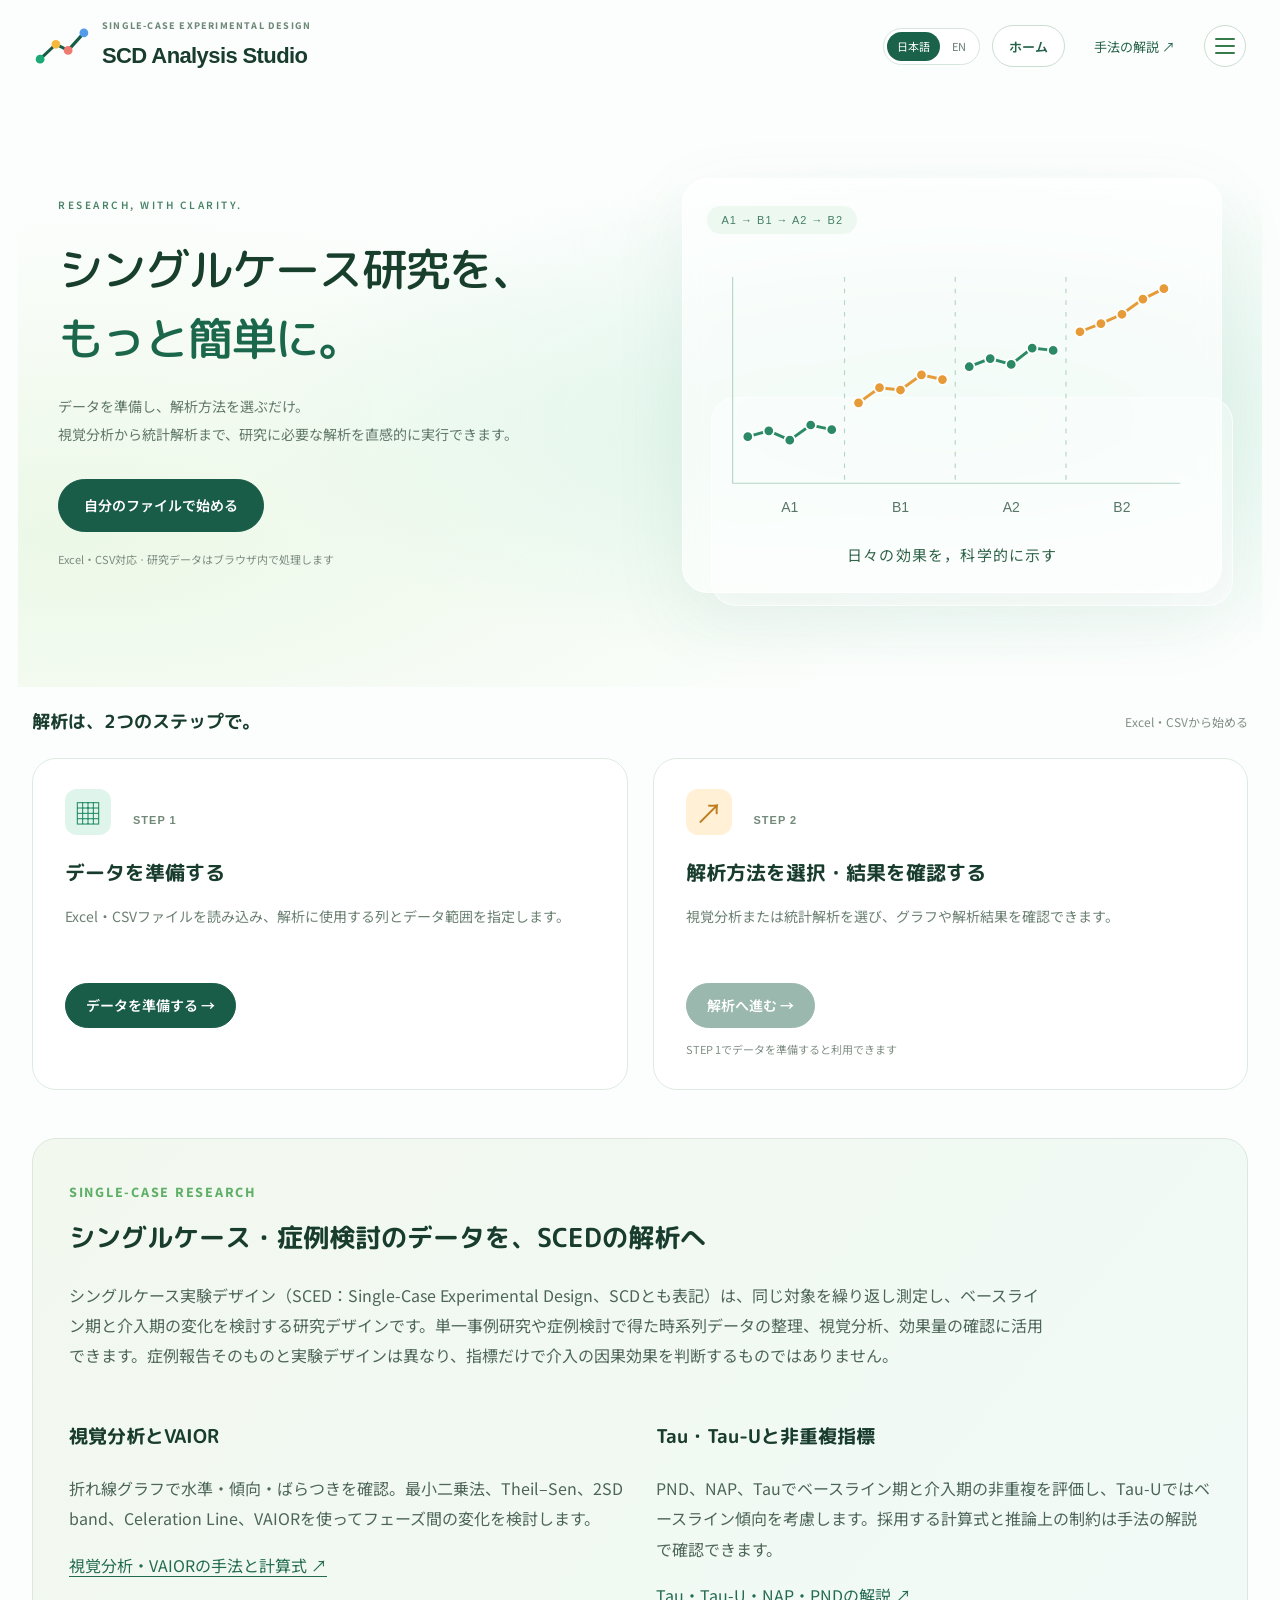
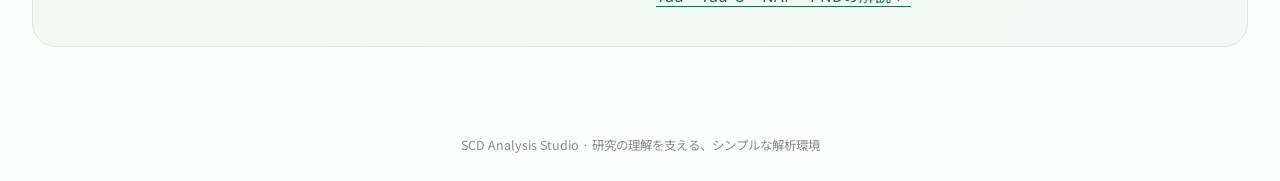
<file: index.html>
<!doctype html>
<html lang="ja">
<head>
  <meta charset="utf-8">
  <meta name="google-site-verification" content="ZrwseWAKu_cuABGi3tdeqUkgayomEziL_uI87Nusbnc" />
  <meta name="viewport" content="width=device-width, initial-scale=1">
  <meta name="description" content="シングルケース実験デザイン（SCED／SCD）や症例検討の反復測定データを可視化。Excel・CSVから視覚分析、VAIOR、PND、NAP、Tau、Tau-Uの解析と記述統計を確認できるWebアプリです。">
  <title>シングルケース・SCED解析 | SCD Analysis Studio</title>
  <link rel="canonical" href="https://hom-k.github.io/SCDanalysisstudio/">
  <meta property="og:type" content="website">
  <meta property="og:site_name" content="SCD Analysis Studio">
  <meta property="og:title" content="シングルケース・SCED解析 | SCD Analysis Studio">
  <meta property="og:description" content="シングルケース実験デザイン（SCED／SCD）や症例検討の反復測定データを可視化。Excel・CSVから視覚分析、VAIOR、PND、NAP、Tau、Tau-Uの解析と記述統計を確認できるWebアプリです。">
  <meta property="og:url" content="https://hom-k.github.io/SCDanalysisstudio/">
  <meta property="og:locale" content="ja_JP">
  <meta name="twitter:card" content="summary">
  <script type="application/ld+json">{"@context": "https://schema.org", "@type": "WebApplication", "name": "シングルケース・SCED解析 | SCD Analysis Studio", "url": "https://hom-k.github.io/SCDanalysisstudio/", "description": "シングルケース実験デザイン（SCED／SCD）や症例検討の反復測定データを可視化。Excel・CSVから視覚分析、VAIOR、PND、NAP、Tau、Tau-Uの解析と記述統計を確認できるWebアプリです。", "inLanguage": ["ja", "en"], "about": [{"@type": "Thing", "name": "Single-case experimental design (SCED)"}, {"@type": "Thing", "name": "シングルケース実験デザイン"}, {"@type": "Thing", "name": "VAIOR"}, {"@type": "Thing", "name": "Tau"}, {"@type": "Thing", "name": "Tau-U"}, {"@type": "Thing", "name": "Nonoverlap of All Pairs (NAP)"}], "applicationCategory": "EducationalApplication", "operatingSystem": "Any", "browserRequirements": "Requires JavaScript", "featureList": ["Excel / CSV import", "Visual analysis", "VAIOR", "PND", "NAP", "Tau", "Tau-U", "Descriptive statistics"]}</script>
  <link rel="icon" type="image/svg+xml" href="assets/studio-icon.svg">
  <link rel="stylesheet" href="styles.css">
  <link rel="stylesheet" href="studio.css?v=20261104d">
  <script src="https://cdn.sheetjs.com/xlsx-0.20.3/package/dist/xlsx.full.min.js"></script>
  <script src="https://cdn.plot.ly/plotly-3.7.0.min.js"></script>
</head>
<body>
  <a class="skip-link" href="#mainContent">メインコンテンツへ</a>
  <header class="app-header">
    <div class="brand"><img src="assets/studio-icon.svg" width="56" height="42" alt=""><div>
      <p class="eyebrow">Single-Case Experimental Design</p>
      <h1>SCD Analysis Studio</h1>
    </div></div>
    <div class="header-actions">
      <div class="language-switch" aria-label="表示言語"><button type="button" data-language="ja" lang="ja" aria-pressed="true">日本語</button><button type="button" data-language="en" lang="en" aria-pressed="false">EN</button></div><button id="homeButton" class="button secondary" type="button">ホーム</button><a class="reference-link" href="reference.html">手法の解説 ↗</a><button id="returnAnalysisButton" class="button secondary hidden" type="button">解析に戻る</button>
      <div class="site-menu">
        <button id="siteMenuButton" class="hamburger-button" type="button" aria-label="メニューを開く" aria-expanded="false" aria-controls="siteMenuPanel"><span></span><span></span><span></span></button>
        <nav id="siteMenuPanel" class="site-menu-panel hidden" aria-label="サイトメニュー">
          <a class="active" href="index.html">分析・解析</a>
          <a href="reference.html">手法について</a>
        </nav>
      </div>
    </div>
  </header>

  <main id="mainContent" class="app-shell">
    <section id="welcomeGuide" class="welcome-guide" aria-labelledby="welcome-heading">
      <div class="welcome-hero"><div>
        <span class="welcome-overline">RESEARCH, WITH CLARITY.</span>
        <h2 id="welcome-heading">シングルケース研究を、<br><span>もっと簡単に。</span></h2>
        <p>データを準備し、解析方法を選ぶだけ。<br>視覚分析から統計解析まで、研究に必要な解析を直感的に実行できます。</p>
        <div class="welcome-actions"><button id="customDataButton" class="button primary" type="button">自分のファイルで始める</button></div>
        <p class="welcome-footnote">Excel・CSV対応 · 研究データはブラウザ内で処理します</p>
      </div><div class="hero-graphic" aria-hidden="true"><span class="graphic-tag">A1 → B1 → A2 → B2</span><svg viewBox="0 0 420 230" fill="none"><path d="M22 18V195H406" stroke="#b6d5c5"/><path d="M118 18V195M213 18V195M308 18V195" stroke="#b6d5c5" stroke-dasharray="4 6"/><polyline points="35,155 53,150 71,158 89,145 107,149" stroke="#2b8a65" stroke-width="2.5"/><circle cx="35" cy="155" r="4.5" fill="#2b8a65" stroke="#fff" stroke-width="1.5"/><circle cx="53" cy="150" r="4.5" fill="#2b8a65" stroke="#fff" stroke-width="1.5"/><circle cx="71" cy="158" r="4.5" fill="#2b8a65" stroke="#fff" stroke-width="1.5"/><circle cx="89" cy="145" r="4.5" fill="#2b8a65" stroke="#fff" stroke-width="1.5"/><circle cx="107" cy="149" r="4.5" fill="#2b8a65" stroke="#fff" stroke-width="1.5"/><text x="71" y="220" text-anchor="middle" fill="#587668" font-family="Arial" font-size="12">A1</text><polyline points="130,126 148,113 166,115 184,102 202,106" stroke="#e69b38" stroke-width="2.5"/><circle cx="130" cy="126" r="4.5" fill="#e69b38" stroke="#fff" stroke-width="1.5"/><circle cx="148" cy="113" r="4.5" fill="#e69b38" stroke="#fff" stroke-width="1.5"/><circle cx="166" cy="115" r="4.5" fill="#e69b38" stroke="#fff" stroke-width="1.5"/><circle cx="184" cy="102" r="4.5" fill="#e69b38" stroke="#fff" stroke-width="1.5"/><circle cx="202" cy="106" r="4.5" fill="#e69b38" stroke="#fff" stroke-width="1.5"/><text x="166" y="220" text-anchor="middle" fill="#587668" font-family="Arial" font-size="12">B1</text><polyline points="225,95 243,88 261,93 279,79 297,81" stroke="#2b8a65" stroke-width="2.5"/><circle cx="225" cy="95" r="4.5" fill="#2b8a65" stroke="#fff" stroke-width="1.5"/><circle cx="243" cy="88" r="4.5" fill="#2b8a65" stroke="#fff" stroke-width="1.5"/><circle cx="261" cy="93" r="4.5" fill="#2b8a65" stroke="#fff" stroke-width="1.5"/><circle cx="279" cy="79" r="4.5" fill="#2b8a65" stroke="#fff" stroke-width="1.5"/><circle cx="297" cy="81" r="4.5" fill="#2b8a65" stroke="#fff" stroke-width="1.5"/><text x="261" y="220" text-anchor="middle" fill="#587668" font-family="Arial" font-size="12">A2</text><polyline points="320,65 338,58 356,50 374,37 392,28" stroke="#e69b38" stroke-width="2.5"/><circle cx="320" cy="65" r="4.5" fill="#e69b38" stroke="#fff" stroke-width="1.5"/><circle cx="338" cy="58" r="4.5" fill="#e69b38" stroke="#fff" stroke-width="1.5"/><circle cx="356" cy="50" r="4.5" fill="#e69b38" stroke="#fff" stroke-width="1.5"/><circle cx="374" cy="37" r="4.5" fill="#e69b38" stroke="#fff" stroke-width="1.5"/><circle cx="392" cy="28" r="4.5" fill="#e69b38" stroke="#fff" stroke-width="1.5"/><text x="356" y="220" text-anchor="middle" fill="#587668" font-family="Arial" font-size="12">B2</text></svg><span class="graphic-note">日々の効果を，科学的に示す</span></div></div>
      <div class="welcome-purpose-header"><h3>解析は、2つのステップで。</h3><span>Excel・CSVから始める</span></div>
      <div class="welcome-purpose-grid">
        <article class="welcome-purpose"><span class="purpose-icon" aria-hidden="true">▦</span><span class="step">STEP 1</span><h3>データを準備する</h3><p>Excel・CSVファイルを読み込み、解析に使用する列とデータ範囲を指定します。</p><button id="startPrepButton" class="button primary" type="button">データを準備する →</button></article>
        <article class="welcome-purpose"><span class="purpose-icon" aria-hidden="true">↗</span><span class="step">STEP 2</span><h3>解析方法を選択・結果を確認する</h3><p>視覚分析または統計解析を選び、グラフや解析結果を確認できます。</p><button id="startAnalysisButton" class="button primary" type="button" disabled aria-disabled="true">解析へ進む →</button><small id="analysisLockNote">STEP 1でデータを準備すると利用できます</small></article>
      </div>
      <section class="research-overview" aria-labelledby="sced-heading">
        <span class="eyebrow">SINGLE-CASE RESEARCH</span>
        <h2 id="sced-heading">シングルケース・症例検討のデータを、SCEDの解析へ</h2>
        <p>シングルケース実験デザイン（SCED：Single-Case Experimental Design、SCDとも表記）は、同じ対象を繰り返し測定し、ベースライン期と介入期の変化を検討する研究デザインです。単一事例研究や症例検討で得た時系列データの整理、視覚分析、効果量の確認に活用できます。症例報告そのものと実験デザインは異なり、指標だけで介入の因果効果を判断するものではありません。</p>
        <div class="research-methods">
          <article><h3>視覚分析とVAIOR</h3><p>折れ線グラフで水準・傾向・ばらつきを確認。最小二乗法、Theil–Sen、2SD band、Celeration Line、VAIORを使ってフェーズ間の変化を検討します。</p><a href="reference.html#visual-reference">視覚分析・VAIORの手法と計算式 ↗</a></article>
          <article><h3>Tau・Tau-Uと非重複指標</h3><p>PND、NAP、Tauでベースライン期と介入期の非重複を評価し、Tau-Uではベースライン傾向を考慮します。採用する計算式と推論上の制約は手法の解説で確認できます。</p><a href="reference.html#stat-reference">Tau・Tau-U・NAP・PNDの解説 ↗</a></article>
        </div>
      </section>
    </section>

    <nav id="stageNavigation" class="stage-navigation hidden" aria-label="操作ステップ">
      <button id="navPrepButton" class="stage-button current" type="button"><span>01</span> データを準備</button>
      <span class="stage-chevron" aria-hidden="true">›</span>
      <button id="navAnalysisButton" class="stage-button" type="button" disabled><span>02</span> 解析方法・結果を確認</button>
    </nav>

    <section id="prepStage" class="workflow-stage hidden" aria-labelledby="data-heading">
      <section class="card workflow-card data-workflow-card">
        <div class="data-step-title"><span class="step">STEP 1</span><h2 id="data-heading">データを準備</h2></div>
        <div class="upload-line">
          <label class="file-drop"><input id="fileInput" type="file" accept=".csv,.xlsx,.xls"><strong>ファイルを選択</strong></label>
          <span class="file-hint">Excel・CSV ／ ドラッグ＆ドロップにも対応</span>
          <label id="sheetControl" class="field sheet-field hidden"><span>使用シート</span><select id="sheetSelect" data-i18n-skip></select></label>
        </div>
        <div id="globalStatus" class="status neutral hidden" role="status"></div>
        <div id="dataSummary" class="data-summary hidden"></div>
        <details id="exampleGuide" class="example-guide" open>
          <summary><span>データの並べ方（例）</span></summary>
          <div class="example-compact"><p>1行目に変数名を入れ、その下に測定データを並べます。</p><div class="table-scroll"><table class="example-mini"><thead><tr><th class="role-time"><span>① 介入数の列</span><strong>回数</strong><small>測定した順番</small></th><th class="role-phase"><span>② フェーズの列</span><strong>時期</strong><small>A1・B1などの時期</small></th><th class="role-value"><span>③ 測定値</span><strong>歩行速度 (m/s)</strong><small>どちらか1列を選択</small></th><th class="role-value"><span>③ 測定値</span><strong>歩幅 (m)</strong><small>どちらか1列を選択</small></th></tr></thead><tbody><tr><td>1</td><td>A1</td><td>0.50</td><td>0.50</td></tr><tr><td>2</td><td>A1</td><td>0.52</td><td>0.51</td></tr><tr><td>…</td><td>…</td><td>…</td><td>…</td></tr><tr><td>6</td><td>B1</td><td>0.68</td><td>0.64</td></tr><tr><td>11</td><td>A2</td><td>0.80</td><td>0.78</td></tr><tr><td>20</td><td>B2</td><td>1.20</td><td>1.20</td></tr></tbody></table></div><p class="example-caption">一部の行を省略した例です。③は歩行速度・歩幅など、解析する測定値を1列選びます。</p>
          <div class="input-points"><strong>Point：Excel・CSVを準備するとき</strong><ul><li>セルを結合せず、1つのセルに1つの値を入力します。</li><li>数値のセルには単位や注釈を入れず、単位は見出しに記載します。</li><li>1シートに1つの表を置き、表の途中に空行や別の表を挟まないようにします。</li><li>同じフェーズが続く場合も、A1・B1などを各行に入力します。</li></ul><p>参考：<a href="https://www.e-stat.go.jp/estat/html/Notation_method.pdf" target="_blank" rel="noopener noreferrer">総務省「統計表における機械判読可能なデータ作成に関する表記方法」</a></p></div></div>
        </details>
        <section id="preparationControls" class="prep-settings hidden" aria-labelledby="prep-columns-heading">
          <div class="prep-setting-heading"><h3 id="prep-columns-heading">使用するデータを選択</h3><p>表からも選択できます</p></div>
          <div class="prep-column-grid">
            <div class="role-control role-time"><label for="timeColumn">① 介入数の列</label><div class="role-input"><select id="timeColumn" data-i18n-skip></select><button class="range-picker" type="button" data-pick-role="timeColumn" aria-label="① 介入数の列を表から選択" aria-pressed="false">選択</button></div><span id="timeRange" class="range-caption" data-i18n-skip></span></div>
            <div class="role-control role-phase"><label for="phaseColumn">② フェーズの列</label><div class="role-input"><select id="phaseColumn" data-i18n-skip></select><button class="range-picker" type="button" data-pick-role="phaseColumn" aria-label="② フェーズの列を表から選択" aria-pressed="false">選択</button></div><span id="phaseRange" class="range-caption" data-i18n-skip></span></div>
            <div class="role-control role-value"><label for="dataColumn">③ 測定値</label><div class="role-input"><select id="dataColumn" data-i18n-skip></select><button class="range-picker" type="button" data-pick-role="dataColumn" aria-label="③ 測定値を表から選択" aria-pressed="false">選択</button></div><span id="valueRange" class="range-caption" data-i18n-skip></span></div>
          </div>
          <p id="preparationFeedback" class="prep-feedback" role="status" aria-live="polite"></p>
        </section>
        <div class="data-inspection">
          <section class="preview-table-section"><div class="grid-toolbar"><h3>データのプレビュー</h3><button id="selectAllRowsButton" class="button text-button" type="button">すべての測定を使う</button></div>
            <div id="selectionLabel" class="selection-hint" role="status">セルをドラッグして選択。点線の端をつかむと範囲を移動できます。</div>
            <div data-i18n-aria id="dataGridWrap" class="data-grid-wrap" tabindex="0" aria-label="データのプレビュー。選択モードでは矢印キーで移動、Shiftと矢印で範囲選択、Enterで確定、Escapeで取り消し。" data-i18n-skip><div class="empty-state">ファイルを選択すると、データ表が表示されます。</div></div>
          </section>
          <section class="preparation-insights"><div class="insights-heading"><span class="eyebrow">YOUR DATA, AT A GLANCE</span><h3>データの変化を確認</h3><p id="prepChartCaption"></p></div><div id="prepChart" class="prep-chart" data-i18n-skip><div class="empty-state">データを選ぶと、折れ線グラフを表示します。</div></div>
            <div id="preparationSummary" class="preparation-statistics" aria-live="polite"></div>
          </section>
        </div>
        <div class="prep-continue"><p id="prepValidation" role="status">ファイルを選択して、①〜③を設定してください。</p><button id="applyPreparationButton" class="button primary" type="button" disabled>このデータで解析へ進む →</button></div>
      </section>
    </section>
    <section data-i18n-aria id="referenceStage" data-i18n-skip class="workflow-stage reference-page hidden" aria-label="手法について"></section>
    <section id="analysisStage" class="workflow-stage hidden">
      <div class="analysis-stage-heading">
        <div><span class="step">STEP 2</span><h2>解析方法を選択して，結果を確認</h2><p id="analysisDatasetSummary">準備したデータを使って解析します．</p></div>
        <button id="editPreparationButton" class="button secondary" type="button">データの設定に戻る</button>
      </div>
      <nav class="analysis-tabs" aria-label="解析機能">
        <button class="tab active" data-tab="visualPanel" aria-pressed="true" type="button">視覚分析</button>
        <button class="tab" data-tab="statsPanel" aria-pressed="false" type="button">統計解析</button>
      </nav>
    <section id="visualPanel" class="analysis-panel active">
      <section class="card workflow-card settings-card compact-settings-card visual-settings-card">
        <div class="section-heading"><div><span class="step">STEP 2</span><h2>視覚分析の設定</h2></div><div id="visualStatus" class="status neutral">設定待ち</div></div>
        <div class="control-grid four">
          <label class="field">解析方法<select id="visualMethod"><option value="ols">Trend（最小二乗法）</option><option value="theil">Trend（Theil–Sen法）</option><option value="twoSD">2SD band法（平均±2SD）</option><option value="celeration">Celeration Line分析</option><option value="vaior">VAIOR（Visual Aid Implying an Objective Rule）</option></select></label>
          <label id="visualDirectionWrap" class="field hidden">改善方向<select id="visualDirection"><option value="lower">値が低いほど改善</option><option value="higher">値が高いほど改善</option></select></label>
          <label class="field">表示桁数<input id="visualDigits" type="number" min="0" max="8" value="3"></label>
        </div>
        <div id="visualComparison" class="control-grid hidden"><label class="field">ベースライン期<select id="visualBaseline"></select></label><label class="field">比較する介入期<select id="visualIntervention"></select></label></div><div id="visualMethodHelp" class="inline-method-help" role="status"></div>
        <div id="visualValidation" class="message hidden"></div>
      </section>

      <section class="result-layout">
        <article class="card chart-card">
          <div class="card-title-row"><div><h2>折れ線グラフ</h2><p id="chartCaption">時間列・フェーズ列・データ列を選択してください．</p></div><button id="openDownloadDialogButton" class="button secondary chart-download-button" type="button" aria-label="グラフをダウンロード"><span aria-hidden="true">⇩</span> ダウンロード</button></div>
          <div id="chart" class="chart"><div class="empty-state">解析設定後にグラフを表示します．</div></div>
        </article>
        <aside class="card customization-card customization-panel">
          <div class="customization-heading">
            <div><h2>グラフの詳細設定</h2><p class="customization-note">変更内容は折れ線グラフへ即時反映されます．</p></div>
            <label class="collapse-toggle" title="カスタマイズ項目の表示を切り替えます">
              <span>設定を開く</span>
              <input id="customizationToggle" type="checkbox">
              <span class="toggle-slider" aria-hidden="true"></span>
            </label>
          </div>
          <div id="customizationBody" class="customization-body hidden">
          <div class="custom-grid">
            <div class="custom-group"><h3>データ点・折れ線</h3>
              <label class="toggle"><input id="showPoints" type="checkbox" checked>プロットを表示</label>
              <label class="toggle"><input id="showLines" type="checkbox" checked>折れ線を表示</label>
              <label class="field">プロット形<select id="pointShape"><option value="circle">丸</option><option value="square">四角</option><option value="diamond">ひし形</option><option value="triangle-up">三角</option><option value="x">×</option></select></label>
              <div class="dual-control"><label>プロットサイズ<input id="pointSizeRange" type="range" min="2" max="18" step="1" value="17"></label><input id="pointSizeNumber" type="number" min="2" max="18" step="1" value="17"></div>
              <div class="dual-control"><label>折れ線の太さ<input id="lineWidthRange" type="range" min="0.5" max="6" step="0.5" value="2"></label><input id="lineWidthNumber" type="number" min="0.5" max="6" step="0.5" value="2"></div>
              <div id="phaseColorControls" class="phase-color-controls"></div>
            </div>
            <div class="custom-group"><h3>解析線</h3>
              <label class="toggle"><input id="showTrend" type="checkbox" checked>トレンド線を表示</label>
              <label class="field inline-color">トレンド線色<input id="trendColor" type="color" value="#2b2b2b"></label>
              <div class="dual-control"><label>トレンド線の太さ<input id="trendWidthRange" type="range" min="0.5" max="6" step="0.5" value="2"></label><input id="trendWidthNumber" type="number" min="0.5" max="6" step="0.5" value="2"></div>
              <label class="field">トレンド線種<select id="trendDash"><option value="solid">実線</option><option value="dash">破線</option><option value="dot">点線</option><option value="dashdot">一点鎖線</option></select></label>
              <label class="toggle"><input id="showBounds" type="checkbox" checked>境界線・変動幅を表示</label>
              <label class="field inline-color">2SD境界線色<input id="sdColor" type="color" value="#5faf68"></label>
              <div class="dual-control"><label>2SD線の太さ<input id="sdWidthRange" type="range" min="0.5" max="6" step="0.5" value="1.5"></label><input id="sdWidthNumber" type="number" min="0.5" max="6" step="0.5" value="1.5"></div>
              <label class="field">2SD線種<select id="sdDash"><option value="dash">破線</option><option value="dot">点線</option><option value="solid">実線</option></select></label>
              <label class="field inline-color">VAIOR変動幅色<input id="vaiorColor" type="color" value="#93c47d"></label>
              <div class="dual-control"><label>VAIOR線の太さ<input id="vaiorWidthRange" type="range" min="0.5" max="6" step="0.5" value="1.5"></label><input id="vaiorWidthNumber" type="number" min="0.5" max="6" step="0.5" value="1.5"></div>
              <label class="field">VAIOR線種<select id="vaiorDash"><option value="dot">点線</option><option value="dash">破線</option><option value="solid">実線</option></select></label>
            </div>
            <div class="custom-group"><h3>背景・軸</h3>
              <label class="toggle"><input id="showPhaseBoundaries" type="checkbox" checked>フェーズ境界線を表示</label>
              <label class="field inline-color">境界線色<input id="boundaryColor" type="color" value="#aab8ac"></label>
              <div class="dual-control"><label>境界線の太さ<input id="boundaryWidthRange" type="range" min="0.5" max="5" step="0.5" value="1"></label><input id="boundaryWidthNumber" type="number" min="0.5" max="5" step="0.5" value="1"></div>
              <label class="field">グラフ内フォント（数字・文字）
                <select id="chartFont">
                  <option value="noto-sans">Noto Sans JP</option>
                  <option value="times-new-roman">Times New Roman</option>
                  <option value="ms-gothic">MS ゴシック</option>
                  <option value="ms-mincho">MS 明朝</option>
                  <option value="meiryo">メイリオ</option>
                  <option value="yu-gothic">游ゴシック</option>
                  <option value="yu-mincho">游明朝</option>
                  <option value="noto-serif">Noto Serif JP</option>
                  <option value="aptos">Aptos</option>
                  <option value="calibri">Calibri</option>
                  <option value="arial">Arial</option>
                  <option value="helvetica">Helvetica</option>
                  <option value="segoe-ui">Segoe UI</option>
                  <option value="cambria">Cambria</option>
                  <option value="georgia">Georgia</option>
                  <option value="verdana">Verdana</option>
                  <option value="courier-new">Courier New</option>
                </select>
              </label>
              <label class="field inline-color">背景色<input id="backgroundColor" type="color" value="#ffffff"></label>
              <label class="field inline-color">軸線色<input id="axisColor" type="color" value="#415047"></label>
              <label class="toggle"><input id="showGridLines" type="checkbox" checked>目盛線を表示</label>
              <label class="field inline-color">目盛線色<input id="gridColor" type="color" value="#dfeadf"></label>
              <div class="axis-range-grid">
                <label class="field">縦軸の最小値<input id="yAxisMin" type="number" step="any" placeholder="自動"></label>
                <label class="field">縦軸の最大値<input id="yAxisMax" type="number" step="any" placeholder="自動"></label>
                <label class="field">縦軸の目盛間隔<input id="yAxisTick" type="number" min="0" step="any" placeholder="自動"></label>
              </div>
              <p class="axis-range-note">空欄の場合は自動設定です．最小値・最大値を指定する場合は両方入力してください．</p>
              <button id="resetChartButton" class="button secondary" type="button">初期設定に戻す</button>
            </div>
          </div>
          </div>
        </aside>
      </section>

      <section class="card result-card full-width visual-result-card">
        <h2>記述統計量・解析結果</h2>
        <div id="visualResults"><div class="empty-state">解析設定後に結果を表示します．</div></div>
      </section>
    </section>

    <section id="statsPanel" class="analysis-panel">
        <section id="inlineStatsRegistration" class="inline-registration hidden" aria-labelledby="registration-heading">
          <div class="inline-registration-heading">
            <div><span class="step">STEP 2</span><h2 id="registration-heading">解析データを登録する</h2></div>
            <div id="statsStatus" class="status neutral">設定待ち</div>
          </div>
          <p class="guidance compact-guidance">フェーズ列とデータ列を確認して，「フェーズから自動登録」を押すと，A1・B1などをまとめて登録できます．</p>
          <div class="auto-registration-bar">
            <button id="autoRegisterPhasesButton" class="button primary" type="button">フェーズから自動登録 →</button>
            <p>データは時間順に並べてください．連続するすべてのフェーズを登録します。比較する2つを選択してください。</p>
          </div>
          <p id="autoRegistrationFeedback" class="auto-registration-feedback" role="status" aria-live="polite"></p>
          <details class="manual-registration">
            <summary>手動でセル範囲を指定する（詳細設定）</summary>
            <p class="guidance compact-guidance">自動登録できない場合は、STEP 1で選んだ測定値列と行範囲内のセル範囲（例：C2:C6）を直接入力してください。登録順にベースライン期、介入期として比較します。</p>
            <div id="dataSlots" class="slot-grid"></div>
          </details>
        </section>
      <section class="card workflow-card settings-card compact-settings-card stats-settings-card">
        <div class="section-heading"><div><h2>統計解析の設定</h2></div></div>
        <div class="control-grid four">
          <label class="field">指標<select id="statsMethod"><option value="pnd">PND</option><option value="nap">NAP</option><option value="tau">Tau</option><option value="tauU">Tau-U</option></select></label>
          <label class="field">改善方向<select id="statsDirection"><option value="higher">値が高いほど改善</option><option value="lower">値が低いほど改善</option></select></label>
          <label class="field">表示桁数<input id="statsDigits" type="number" min="0" max="8" value="3"></label>
          <label id="tauCorrectionWrap" class="field checkbox-field hidden"><span>ベースライン補正</span><span class="checkbox-line"><input id="tauCorrection" type="checkbox">ベースラインで補正する</span></label>
        </div>
        <div class="definition-note" id="statsDefinitionNote"></div>
      </section>

      <section class="card workflow-card comparison-card">
        <div class="section-heading"><div><h2>比較して計算する</h2></div></div>
        <p class="guidance">比較する2つをチェックしてください．上から先に登録されたデータをベースライン期，次を介入期として扱います．改善方向を確認してから計算してください．</p>
        <div id="comparisonChecks" class="comparison-checks"></div>
        <button id="calculateStatsButton" class="button primary" type="button">計算</button>
        <div id="statsValidation" class="message hidden"></div>
      </section>

      <section class="card result-card full-width">
        <h2>統計解析結果</h2>
        <div id="statsResults"><div class="empty-state">2つのデータを登録・選択して計算してください．</div></div>
      </section>
    </section>
    </section><!-- /analysisStage -->

  </main>

  <dialog id="downloadDialog" class="download-dialog" aria-labelledby="downloadDialogTitle">
    <div class="download-dialog-card">
      <div class="download-dialog-heading"><div><p class="eyebrow dialog-eyebrow">EXPORT</p><h2 id="downloadDialogTitle">グラフをダウンロード</h2></div><button id="cancelDownloadButton" class="dialog-close" type="button" aria-label="閉じる">×</button></div>
      <div class="download-form">
        <label class="field">フォーマット<select id="downloadFormat"><option value="png">PNG</option><option value="jpeg">JPEG</option><option value="webp">WebP</option><option value="svg">SVG</option><option value="pptx">PowerPoint（個別編集できる図形）</option></select></label>
        <div class="download-size-row"><label class="field">幅（px）<input id="downloadWidth" type="number" min="100" step="1"></label><label class="field">高さ（px）<input id="downloadHeight" type="number" min="100" step="1"></label></div>
        <label class="checkbox-line download-aspect"><input id="downloadAspect" type="checkbox" checked>縦横比を維持する</label>
        <p class="result-note">PowerPointでは点・線・文字を個別に編集できます。数値と連動するグラフではなく、図形として出力します。</p><p id="downloadError" class="message error hidden"></p>
      </div>
      <div class="download-dialog-actions"><button id="cancelDownloadFooterButton" class="button secondary" type="button">キャンセル</button><button id="confirmDownloadButton" class="button primary" type="button">ダウンロード</button></div>
    </div>
  </dialog>

  <footer>SCD Analysis Studio · 研究の理解を支える、シンプルな解析環境</footer>
  <script src="js/translations.js?v=20261104d"></script>
  <script src="js/i18n.js?v=20261104d"></script>
  <script src="js/navigation.js?v=20261104d"></script>
  <script src="js/core.js"></script>
  <script src="vendor/pptxgen.bundle.js"></script>
  <script src="js/pptx-export.js"></script>
  <script src="js/app.js?v=20261104d"></script>
</body>
</html>
</file>
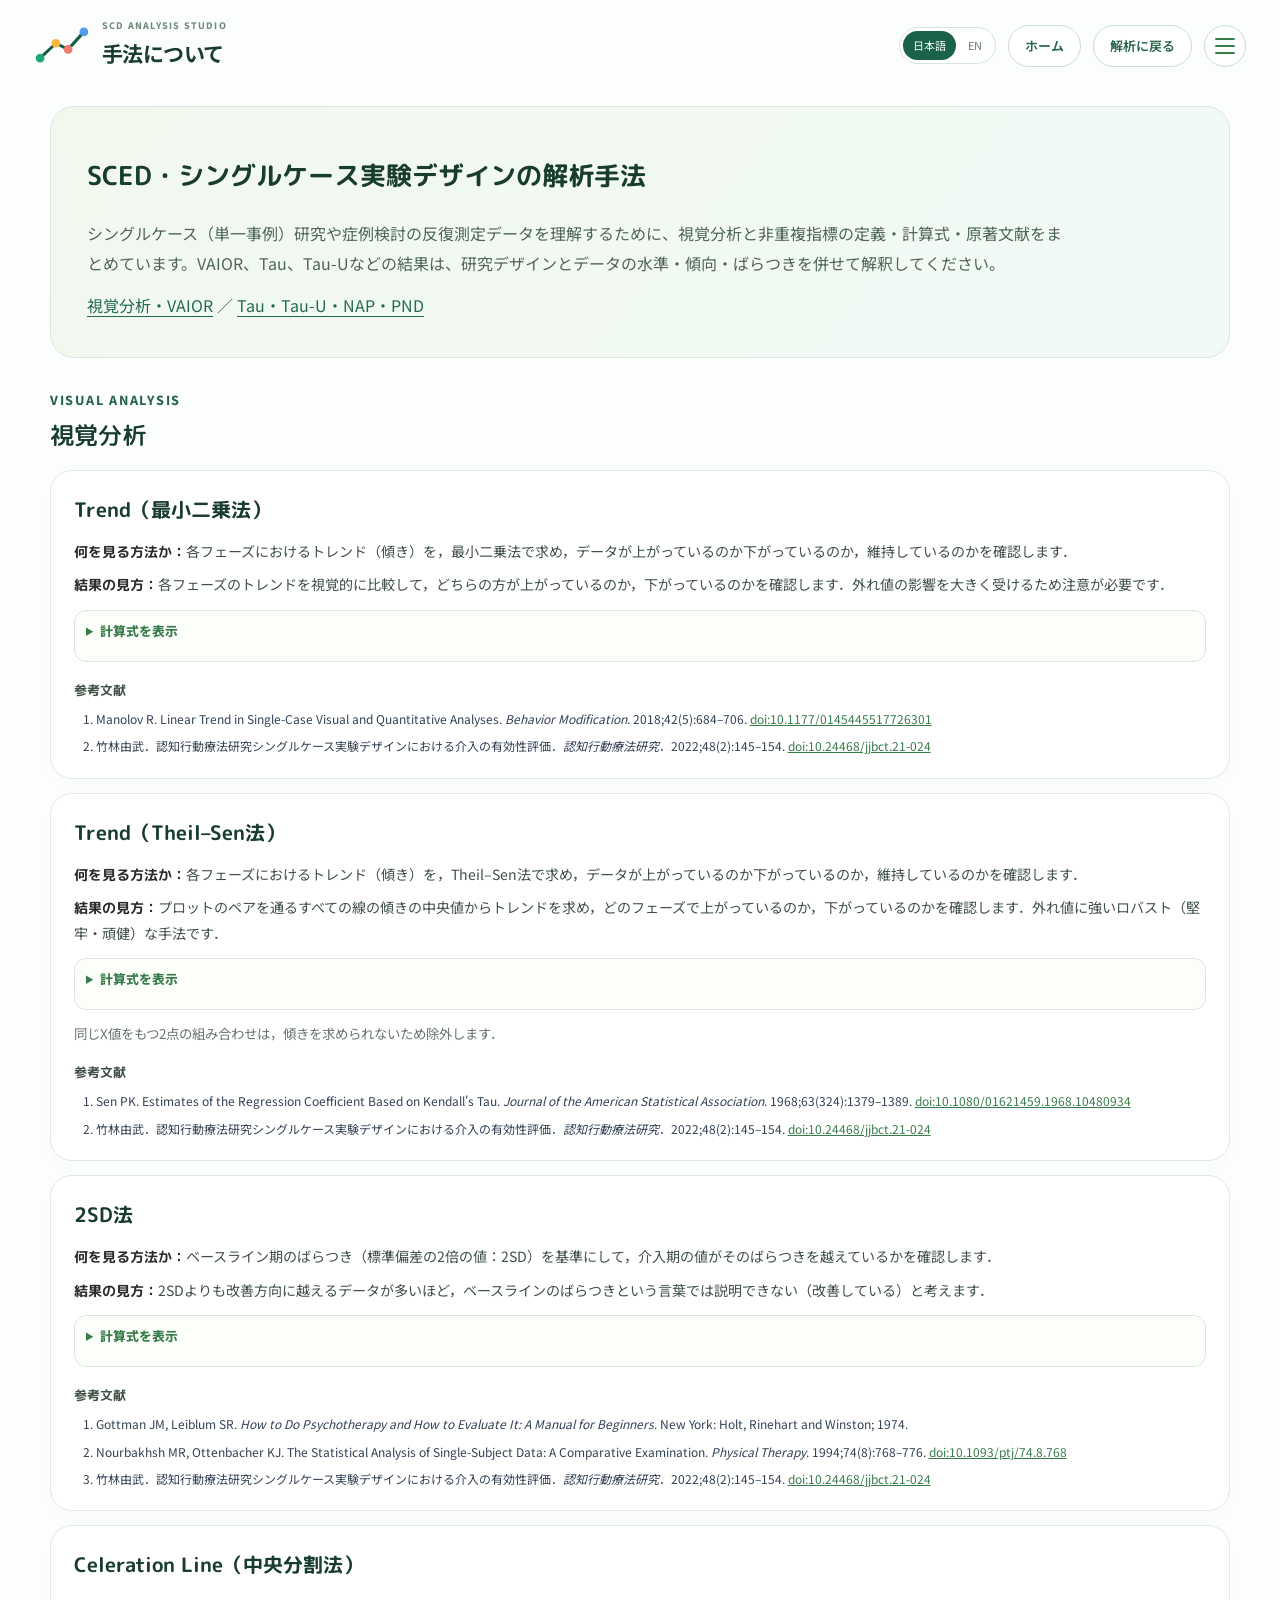
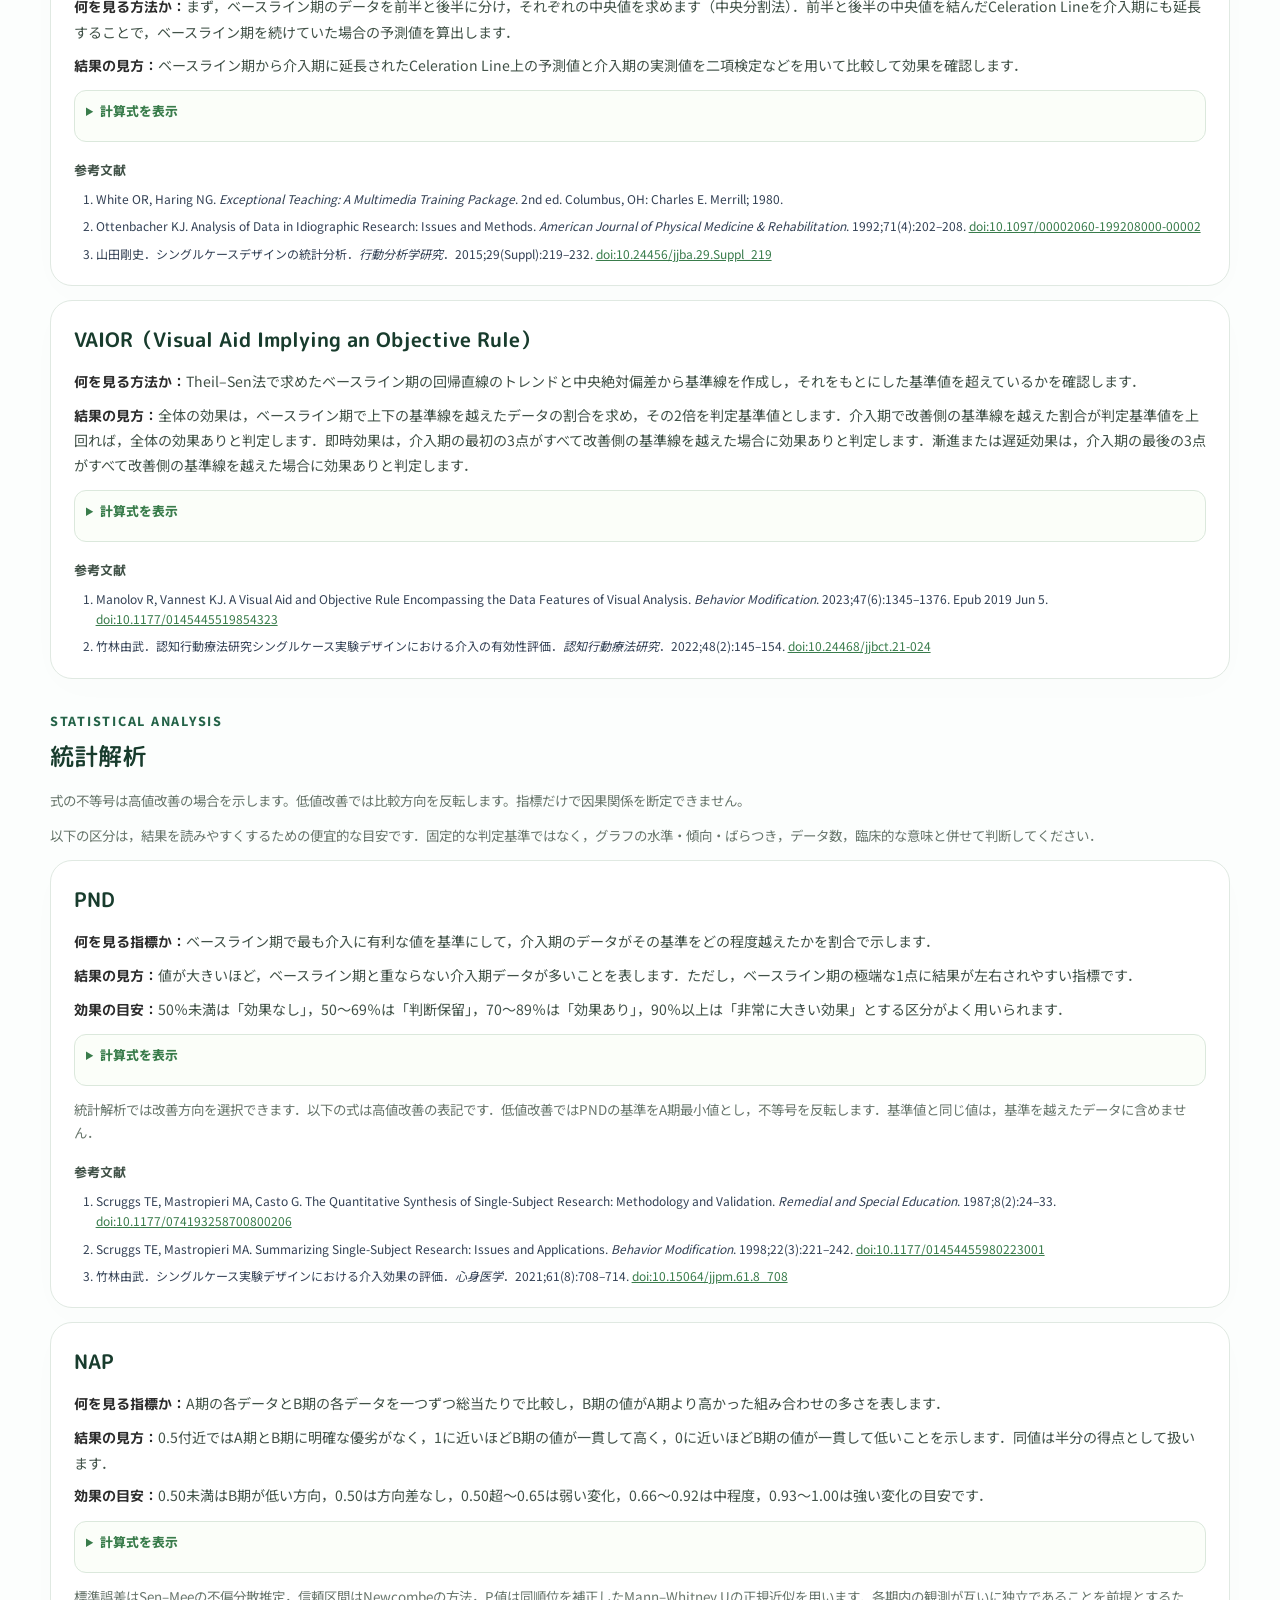
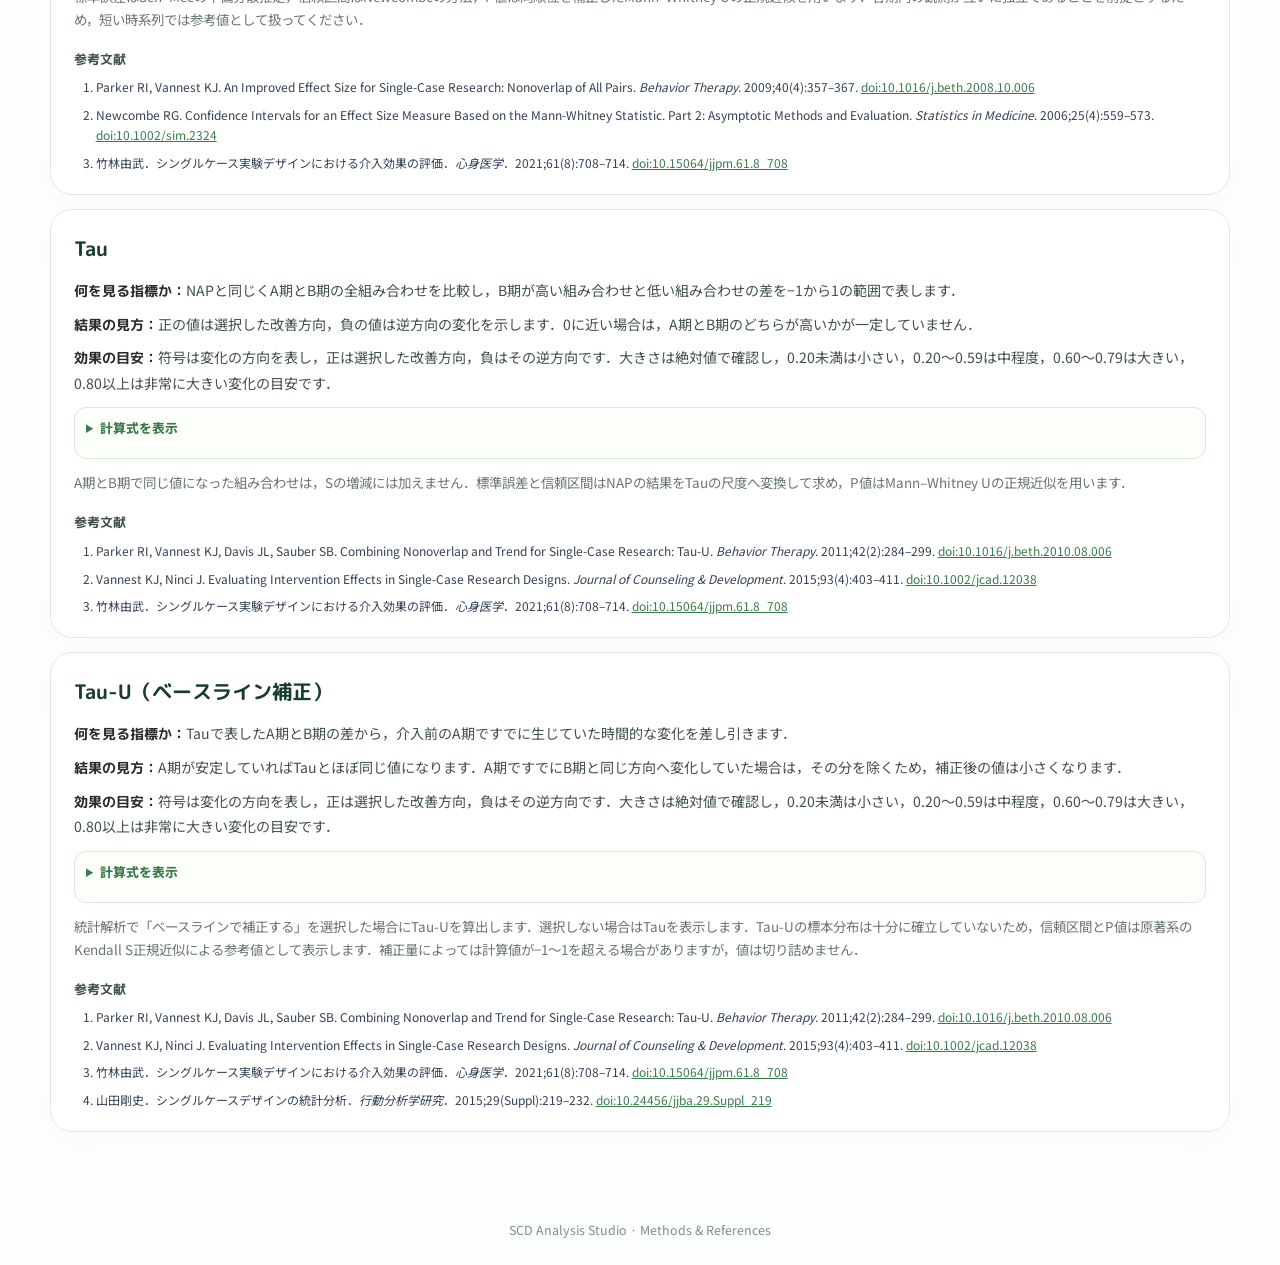
<file: reference.html>
<!doctype html>
<html lang="ja">
<head>
  <meta charset="utf-8">
  <meta name="viewport" content="width=device-width, initial-scale=1">
  <meta name="description" content="シングルケース実験デザイン（SCED）の視覚分析・効果量を解説。VAIOR、Tau、Tau-U、NAP、PND、Theil–Sen、2SD band、Celeration Lineの計算式、解釈、原著文献を掲載。">
  <title>VAIOR・Tau・Tau-Uの計算と解説 | SCED解析の手法</title>
  <link rel="canonical" href="https://hom-k.github.io/SCDanalysisstudio/reference.html">
  <meta property="og:type" content="website">
  <meta property="og:site_name" content="SCD Analysis Studio">
  <meta property="og:title" content="VAIOR・Tau・Tau-Uの計算と解説 | SCED解析の手法">
  <meta property="og:description" content="シングルケース実験デザイン（SCED）の視覚分析・効果量を解説。VAIOR、Tau、Tau-U、NAP、PND、Theil–Sen、2SD band、Celeration Lineの計算式、解釈、原著文献を掲載。">
  <meta property="og:url" content="https://hom-k.github.io/SCDanalysisstudio/reference.html">
  <meta property="og:locale" content="ja_JP">
  <meta name="twitter:card" content="summary">
  <script type="application/ld+json">{"@context": "https://schema.org", "@type": "WebPage", "name": "VAIOR・Tau・Tau-Uの計算と解説 | SCED解析の手法", "url": "https://hom-k.github.io/SCDanalysisstudio/reference.html", "description": "シングルケース実験デザイン（SCED）の視覚分析・効果量を解説。VAIOR、Tau、Tau-U、NAP、PND、Theil–Sen、2SD band、Celeration Lineの計算式、解釈、原著文献を掲載。", "inLanguage": ["ja", "en"], "about": [{"@type": "Thing", "name": "Single-case experimental design (SCED)"}, {"@type": "Thing", "name": "シングルケース実験デザイン"}, {"@type": "Thing", "name": "VAIOR"}, {"@type": "Thing", "name": "Tau"}, {"@type": "Thing", "name": "Tau-U"}, {"@type": "Thing", "name": "Nonoverlap of All Pairs (NAP)"}]}</script>
  <link rel="icon" type="image/svg+xml" href="assets/studio-icon.svg">
  <link rel="stylesheet" href="styles.css">
  <link rel="stylesheet" href="studio.css?v=20261104c">
</head>
<body>
  <header class="app-header reference-header">
    <div class="brand"><img src="assets/studio-icon.svg" width="56" height="42" alt=""><div>
      <p class="eyebrow">SCD Analysis Studio</p>
      <h1>手法について</h1>
    </div></div>
    <div class="header-actions"><div class="language-switch" aria-label="表示言語"><button type="button" data-language="ja" lang="ja" aria-pressed="true">日本語</button><button type="button" data-language="en" lang="en" aria-pressed="false">EN</button></div><a class="button secondary" href="index.html">ホーム</a><a class="button secondary" href="index.html#analysis">解析に戻る</a>
      <div class="site-menu">
        <button id="siteMenuButton" class="hamburger-button" type="button" aria-label="メニューを開く" aria-expanded="false" aria-controls="siteMenuPanel"><span></span><span></span><span></span></button>
        <nav id="siteMenuPanel" class="site-menu-panel hidden" aria-label="サイトメニュー">
          <a href="index.html">分析・解析</a>
          <a class="active" href="reference.html">手法について</a>
        </nav>
      </div>
    </div>
  </header>

  <main id="referenceContent" class="app-shell reference-page" data-i18n-skip>
    <section class="research-overview reference-intro"><h2>SCED・シングルケース実験デザインの解析手法</h2><p>シングルケース（単一事例）研究や症例検討の反復測定データを理解するために、視覚分析と非重複指標の定義・計算式・原著文献をまとめています。VAIOR、Tau、Tau-Uなどの結果は、研究デザインとデータの水準・傾向・ばらつきを併せて解釈してください。</p><p><a href="#visual-reference">視覚分析・VAIOR</a> ／ <a href="#stat-reference">Tau・Tau-U・NAP・PND</a></p></section>
    <section id="visual-reference" class="reference-section">
      <div class="reference-section-heading"><p class="eyebrow">VISUAL ANALYSIS</p><h2>視覚分析</h2></div>
      <div class="reference-list">
        <article class="card reference-item">
          <h3>Trend（最小二乗法）</h3>
          <p class="reference-summary"><strong>何を見る方法か：</strong>各フェーズにおけるトレンド（傾き）を，最小二乗法で求め，データが上がっているのか下がっているのか，維持しているのかを確認します．</p>
          <p class="reference-summary"><strong>結果の見方：</strong>各フェーズのトレンドを視覚的に比較して，どちらの方が上がっているのか，下がっているのかを確認します．外れ値の影響を大きく受けるため注意が必要です．</p>
          <details class="reference-formula-details"><summary>計算式を表示</summary><div class="formula-block"><span>Slope</span><code>b₁ = Σ[(xᵢ−x̄)(yᵢ−ȳ)] / Σ[(xᵢ−x̄)²]</code><span>Intercept</span><code>b₀ = ȳ − b₁x̄</code><span>Regression</span><code>Ŷ = b₀ + b₁X</code></div></details>
          <h4>参考文献</h4>
          <ol class="citation-list"><li>Manolov R. Linear Trend in Single-Case Visual and Quantitative Analyses. <em>Behavior Modification</em>. 2018;42(5):684–706. <a href="https://doi.org/10.1177/0145445517726301" target="_blank" rel="noopener noreferrer">doi:10.1177/0145445517726301</a></li><li>竹林由武．認知行動療法研究シングルケース実験デザインにおける介入の有効性評価．<em>認知行動療法研究</em>．2022;48(2):145–154. <a href="https://doi.org/10.24468/jjbct.21-024" target="_blank" rel="noopener noreferrer">doi:10.24468/jjbct.21-024</a></li></ol>
        </article>

        <article class="card reference-item">
          <h3>Trend（Theil–Sen法）</h3>
          <p class="reference-summary"><strong>何を見る方法か：</strong>各フェーズにおけるトレンド（傾き）を，Theil–Sen法で求め，データが上がっているのか下がっているのか，維持しているのかを確認します．</p>
          <p class="reference-summary"><strong>結果の見方：</strong>プロットのペアを通るすべての線の傾きの中央値からトレンドを求め，どのフェーズで上がっているのか，下がっているのかを確認します．外れ値に強いロバスト（堅牢・頑健）な手法です．</p>
          <details class="reference-formula-details"><summary>計算式を表示</summary><div class="formula-block"><span>Slope</span><code>b₁ = median{(yⱼ−yᵢ)/(xⱼ−xᵢ) : xⱼ≠xᵢ}</code><span>Intercept</span><code>b₀ = median(yᵢ−b₁xᵢ)</code><span>Regression</span><code>Ŷ = b₀ + b₁X</code></div></details>
          <p class="reference-note">同じX値をもつ2点の組み合わせは，傾きを求められないため除外します．</p>
          <h4>参考文献</h4>
          <ol class="citation-list"><li>Sen PK. Estimates of the Regression Coefficient Based on Kendall's Tau. <em>Journal of the American Statistical Association</em>. 1968;63(324):1379–1389. <a href="https://doi.org/10.1080/01621459.1968.10480934" target="_blank" rel="noopener noreferrer">doi:10.1080/01621459.1968.10480934</a></li><li>竹林由武．認知行動療法研究シングルケース実験デザインにおける介入の有効性評価．<em>認知行動療法研究</em>．2022;48(2):145–154. <a href="https://doi.org/10.24468/jjbct.21-024" target="_blank" rel="noopener noreferrer">doi:10.24468/jjbct.21-024</a></li></ol>
        </article>

        <article class="card reference-item">
          <h3>2SD法</h3>
          <p class="reference-summary"><strong>何を見る方法か：</strong>ベースライン期のばらつき（標準偏差の2倍の値：2SD）を基準にして，介入期の値がそのばらつきを越えているかを確認します．</p>
          <p class="reference-summary"><strong>結果の見方：</strong>2SDよりも改善方向に越えるデータが多いほど，ベースラインのばらつきという言葉では説明できない（改善している）と考えます．</p>
          <details class="reference-formula-details"><summary>計算式を表示</summary><div class="formula-block"><span>標準偏差</span><code>sₐ = √[Σ(yᵢ−ȳₐ)²/(nₐ−1)]</code><span>上限・下限</span><code>ȳₐ ± 2sₐ</code></div></details>
          <h4>参考文献</h4>
          <ol class="citation-list"><li>Gottman JM, Leiblum SR. <em>How to Do Psychotherapy and How to Evaluate It: A Manual for Beginners</em>. New York: Holt, Rinehart and Winston; 1974.</li><li>Nourbakhsh MR, Ottenbacher KJ. The Statistical Analysis of Single-Subject Data: A Comparative Examination. <em>Physical Therapy</em>. 1994;74(8):768–776. <a href="https://doi.org/10.1093/ptj/74.8.768" target="_blank" rel="noopener noreferrer">doi:10.1093/ptj/74.8.768</a></li><li>竹林由武．認知行動療法研究シングルケース実験デザインにおける介入の有効性評価．<em>認知行動療法研究</em>．2022;48(2):145–154. <a href="https://doi.org/10.24468/jjbct.21-024" target="_blank" rel="noopener noreferrer">doi:10.24468/jjbct.21-024</a></li></ol>
        </article>

        <article class="card reference-item">
          <h3>Celeration Line（中央分割法）</h3>
          <p class="reference-summary"><strong>何を見る方法か：</strong>まず，ベースライン期のデータを前半と後半に分け，それぞれの中央値を求めます（中央分割法）．前半と後半の中央値を結んだCeleration Lineを介入期にも延長することで，ベースライン期を続けていた場合の予測値を算出します．</p>
          <p class="reference-summary"><strong>結果の見方：</strong>ベースライン期から介入期に延長されたCeleration Line上の予測値と介入期の実測値を二項検定などを用いて比較して効果を確認します．</p>
          <details class="reference-formula-details"><summary>計算式を表示</summary><div class="formula-block"><span>中央値座標</span><code>P₁ = (median X前半，median Y前半)，P₂ = (median X後半，median Y後半)</code><span>傾き</span><code>b₁ = (P₂ᵧ−P₁ᵧ)/(P₂ₓ−P₁ₓ)</code><span>切片</span><code>b₀ = P₁ᵧ−b₁P₁ₓ</code><span>二項検定</span><code>P(X ≥ k) = Σᵢ₌ₖⁿ C(n，i)(0.5)ⁱ(0.5)ⁿ⁻ⁱ</code></div></details>
          <h4>参考文献</h4>
          <ol class="citation-list"><li>White OR, Haring NG. <em>Exceptional Teaching: A Multimedia Training Package</em>. 2nd ed. Columbus, OH: Charles E. Merrill; 1980.</li><li>Ottenbacher KJ. Analysis of Data in Idiographic Research: Issues and Methods. <em>American Journal of Physical Medicine &amp; Rehabilitation</em>. 1992;71(4):202–208. <a href="https://doi.org/10.1097/00002060-199208000-00002" target="_blank" rel="noopener noreferrer">doi:10.1097/00002060-199208000-00002</a></li><li>山田剛史．シングルケースデザインの統計分析．<em>行動分析学研究</em>．2015;29(Suppl):219–232. <a href="https://doi.org/10.24456/jjba.29.Suppl_219" target="_blank" rel="noopener noreferrer">doi:10.24456/jjba.29.Suppl_219</a></li></ol>
        </article>

        <article class="card reference-item">
          <h3>VAIOR（Visual Aid Implying an Objective Rule）</h3>
          <p class="reference-summary"><strong>何を見る方法か：</strong>Theil–Sen法で求めたベースライン期の回帰直線のトレンドと中央絶対偏差から基準線を作成し，それをもとにした基準値を超えているかを確認します．</p>
          <p class="reference-summary"><strong>結果の見方：</strong>全体の効果は，ベースライン期で上下の基準線を越えたデータの割合を求め，その2倍を判定基準値とします．介入期で改善側の基準線を越えた割合が判定基準値を上回れば，全体の効果ありと判定します．即時効果は，介入期の最初の3点がすべて改善側の基準線を越えた場合に効果ありと判定します．漸進または遅延効果は，介入期の最後の3点がすべて改善側の基準線を越えた場合に効果ありと判定します．</p>
          <details class="reference-formula-details"><summary>計算式を表示</summary><div class="formula-block"><span>トレンド</span><code>Ŷₐ(X) = Theil–Sen trend</code><span>中央絶対偏差</span><code>MADᵣ = median(|Yₐ−Ŷₐ|)</code><span>基準線</span><code>Ŷₐ(X) ± MADᵣ</code><span>全体効果の判定基準値</span><code>2 × [A期の基準線外データ数 / nₐ]</code></div></details>
          <h4>参考文献</h4>
          <ol class="citation-list"><li>Manolov R, Vannest KJ. A Visual Aid and Objective Rule Encompassing the Data Features of Visual Analysis. <em>Behavior Modification</em>. 2023;47(6):1345–1376. Epub 2019 Jun 5. <a href="https://doi.org/10.1177/0145445519854323" target="_blank" rel="noopener noreferrer">doi:10.1177/0145445519854323</a></li><li>竹林由武．認知行動療法研究シングルケース実験デザインにおける介入の有効性評価．<em>認知行動療法研究</em>．2022;48(2):145–154. <a href="https://doi.org/10.24468/jjbct.21-024" target="_blank" rel="noopener noreferrer">doi:10.24468/jjbct.21-024</a></li></ol>
        </article>
      </div>
    </section>

    <section id="stat-reference" class="reference-section">
      <div class="reference-section-heading"><p class="eyebrow">STATISTICAL ANALYSIS</p><h2>統計解析</h2><p class="reference-note">式の不等号は高値改善の場合を示します。低値改善では比較方向を反転します。指標だけで因果関係を断定できません。</p><p class="reference-note">以下の区分は，結果を読みやすくするための便宜的な目安です．固定的な判定基準ではなく，グラフの水準・傾向・ばらつき，データ数，臨床的な意味と併せて判断してください．</p></div>
      <div class="reference-list">
        <article class="card reference-item">
          <h3>PND</h3>
          <p class="reference-summary"><strong>何を見る指標か：</strong>ベースライン期で最も介入に有利な値を基準にして，介入期のデータがその基準をどの程度越えたかを割合で示します．</p>
          <p class="reference-summary"><strong>結果の見方：</strong>値が大きいほど，ベースライン期と重ならない介入期データが多いことを表します．ただし，ベースライン期の極端な1点に結果が左右されやすい指標です．</p>
          <p class="reference-summary"><strong>効果の目安：</strong>50％未満は「効果なし」，50～69％は「判断保留」，70～89％は「効果あり」，90％以上は「非常に大きい効果」とする区分がよく用いられます．</p>
          <details class="reference-formula-details"><summary>計算式を表示</summary><div class="formula-block"><span>High values indicate improvement</span><code>PND = #{Bⱼ &gt; max(A)} / nᵦ × 100</code></div></details>
          <p class="reference-note">統計解析では改善方向を選択できます．以下の式は高値改善の表記です．低値改善ではPNDの基準をA期最小値とし，不等号を反転します．基準値と同じ値は，基準を越えたデータに含めません．</p>
          <h4>参考文献</h4>
          <ol class="citation-list"><li>Scruggs TE, Mastropieri MA, Casto G. The Quantitative Synthesis of Single-Subject Research: Methodology and Validation. <em>Remedial and Special Education</em>. 1987;8(2):24–33. <a href="https://doi.org/10.1177/074193258700800206" target="_blank" rel="noopener noreferrer">doi:10.1177/074193258700800206</a></li><li>Scruggs TE, Mastropieri MA. Summarizing Single-Subject Research: Issues and Applications. <em>Behavior Modification</em>. 1998;22(3):221–242. <a href="https://doi.org/10.1177/01454455980223001" target="_blank" rel="noopener noreferrer">doi:10.1177/01454455980223001</a></li><li>竹林由武．シングルケース実験デザインにおける介入効果の評価．<em>心身医学</em>．2021;61(8):708–714. <a href="https://doi.org/10.15064/jjpm.61.8_708" target="_blank" rel="noopener noreferrer">doi:10.15064/jjpm.61.8_708</a></li></ol>
        </article>

        <article class="card reference-item">
          <h3>NAP</h3>
          <p class="reference-summary"><strong>何を見る指標か：</strong>A期の各データとB期の各データを一つずつ総当たりで比較し，B期の値がA期より高かった組み合わせの多さを表します．</p>
          <p class="reference-summary"><strong>結果の見方：</strong>0.5付近ではA期とB期に明確な優劣がなく，1に近いほどB期の値が一貫して高く，0に近いほどB期の値が一貫して低いことを示します．同値は半分の得点として扱います．</p>
          <p class="reference-summary"><strong>効果の目安：</strong>0.50未満はB期が低い方向，0.50は方向差なし，0.50超～0.65は弱い変化，0.66～0.92は中程度，0.93～1.00は強い変化の目安です．</p>
          <details class="reference-formula-details"><summary>計算式を表示</summary><div class="formula-block"><span>Pair score</span><code>B&gt;A: 1, B=A: 0.5, B&lt;A: 0</code><span>NAP</span><code>NAP = [#{B&gt;A} + 0.5×#{B=A}] / (nₐnᵦ)</code></div></details>
          <p class="reference-note">標準誤差はSen–Meeの不偏分散推定，信頼区間はNewcombeの方法，P値は同順位を補正したMann–Whitney Uの正規近似を用います．各期内の観測が互いに独立であることを前提とするため，短い時系列では参考値として扱ってください．</p>
          <h4>参考文献</h4>
          <ol class="citation-list"><li>Parker RI, Vannest KJ. An Improved Effect Size for Single-Case Research: Nonoverlap of All Pairs. <em>Behavior Therapy</em>. 2009;40(4):357–367. <a href="https://doi.org/10.1016/j.beth.2008.10.006" target="_blank" rel="noopener noreferrer">doi:10.1016/j.beth.2008.10.006</a></li><li>Newcombe RG. Confidence Intervals for an Effect Size Measure Based on the Mann-Whitney Statistic. Part 2: Asymptotic Methods and Evaluation. <em>Statistics in Medicine</em>. 2006;25(4):559–573. <a href="https://doi.org/10.1002/sim.2324" target="_blank" rel="noopener noreferrer">doi:10.1002/sim.2324</a></li><li>竹林由武．シングルケース実験デザインにおける介入効果の評価．<em>心身医学</em>．2021;61(8):708–714. <a href="https://doi.org/10.15064/jjpm.61.8_708" target="_blank" rel="noopener noreferrer">doi:10.15064/jjpm.61.8_708</a></li></ol>
        </article>

        <article class="card reference-item">
          <h3>Tau</h3>
          <p class="reference-summary"><strong>何を見る指標か：</strong>NAPと同じくA期とB期の全組み合わせを比較し，B期が高い組み合わせと低い組み合わせの差を−1から1の範囲で表します．</p>
          <p class="reference-summary"><strong>結果の見方：</strong>正の値は選択した改善方向，負の値は逆方向の変化を示します．0に近い場合は，A期とB期のどちらが高いかが一定していません．</p>
          <p class="reference-summary"><strong>効果の目安：</strong>符号は変化の方向を表し，正は選択した改善方向，負はその逆方向です．大きさは絶対値で確認し，0.20未満は小さい，0.20～0.59は中程度，0.60～0.79は大きい，0.80以上は非常に大きい変化の目安です．</p>
          <details class="reference-formula-details"><summary>計算式を表示</summary><div class="formula-block"><span>Cross-phase score</span><code>S_AB = #{B&gt;A} − #{B&lt;A}</code><span>Tau</span><code>Tau = S_AB / (nₐnᵦ) = 2×NAP−1</code></div></details>
          <p class="reference-note">A期とB期で同じ値になった組み合わせは，Sの増減には加えません．標準誤差と信頼区間はNAPの結果をTauの尺度へ変換して求め，P値はMann–Whitney Uの正規近似を用います．</p>
          <h4>参考文献</h4>
          <ol class="citation-list"><li>Parker RI, Vannest KJ, Davis JL, Sauber SB. Combining Nonoverlap and Trend for Single-Case Research: Tau-U. <em>Behavior Therapy</em>. 2011;42(2):284–299. <a href="https://doi.org/10.1016/j.beth.2010.08.006" target="_blank" rel="noopener noreferrer">doi:10.1016/j.beth.2010.08.006</a></li><li>Vannest KJ, Ninci J. Evaluating Intervention Effects in Single-Case Research Designs. <em>Journal of Counseling &amp; Development</em>. 2015;93(4):403–411. <a href="https://doi.org/10.1002/jcad.12038" target="_blank" rel="noopener noreferrer">doi:10.1002/jcad.12038</a></li><li>竹林由武．シングルケース実験デザインにおける介入効果の評価．<em>心身医学</em>．2021;61(8):708–714. <a href="https://doi.org/10.15064/jjpm.61.8_708" target="_blank" rel="noopener noreferrer">doi:10.15064/jjpm.61.8_708</a></li></ol>
        </article>

        <article class="card reference-item">
          <h3>Tau-U（ベースライン補正）</h3>
          <p class="reference-summary"><strong>何を見る指標か：</strong>Tauで表したA期とB期の差から，介入前のA期ですでに生じていた時間的な変化を差し引きます．</p>
          <p class="reference-summary"><strong>結果の見方：</strong>A期が安定していればTauとほぼ同じ値になります．A期ですでにB期と同じ方向へ変化していた場合は，その分を除くため，補正後の値は小さくなります．</p>
          <p class="reference-summary"><strong>効果の目安：</strong>符号は変化の方向を表し，正は選択した改善方向，負はその逆方向です．大きさは絶対値で確認し，0.20未満は小さい，0.20～0.59は中程度，0.60～0.79は大きい，0.80以上は非常に大きい変化の目安です．</p>
          <details class="reference-formula-details"><summary>計算式を表示</summary><div class="formula-block"><span>Baseline trend score</span><code>S_A = Σ sign(Aⱼ−Aᵢ), i&lt;j</code><span>Tau-U</span><code>Tau-U = (S_AB − S_A) / (nₐnᵦ)</code></div></details>
          <p class="reference-note">統計解析で「ベースラインで補正する」を選択した場合にTau-Uを算出します．選択しない場合はTauを表示します．Tau-Uの標本分布は十分に確立していないため，信頼区間とP値は原著系のKendall S正規近似による参考値として表示します．補正量によっては計算値が−1～1を超える場合がありますが，値は切り詰めません．</p>
          <h4>参考文献</h4>
          <ol class="citation-list"><li>Parker RI, Vannest KJ, Davis JL, Sauber SB. Combining Nonoverlap and Trend for Single-Case Research: Tau-U. <em>Behavior Therapy</em>. 2011;42(2):284–299. <a href="https://doi.org/10.1016/j.beth.2010.08.006" target="_blank" rel="noopener noreferrer">doi:10.1016/j.beth.2010.08.006</a></li><li>Vannest KJ, Ninci J. Evaluating Intervention Effects in Single-Case Research Designs. <em>Journal of Counseling &amp; Development</em>. 2015;93(4):403–411. <a href="https://doi.org/10.1002/jcad.12038" target="_blank" rel="noopener noreferrer">doi:10.1002/jcad.12038</a></li><li>竹林由武．シングルケース実験デザインにおける介入効果の評価．<em>心身医学</em>．2021;61(8):708–714. <a href="https://doi.org/10.15064/jjpm.61.8_708" target="_blank" rel="noopener noreferrer">doi:10.15064/jjpm.61.8_708</a></li><li>山田剛史．シングルケースデザインの統計分析．<em>行動分析学研究</em>．2015;29(Suppl):219–232. <a href="https://doi.org/10.24456/jjba.29.Suppl_219" target="_blank" rel="noopener noreferrer">doi:10.24456/jjba.29.Suppl_219</a></li></ol>
        </article>
      </div>
    </section>
  </main>
<template id="englishReference"><section class="research-overview reference-intro"><h2>Methods for single-case experimental design (SCED)</h2><p>Definitions, formulas, and original references for visual analysis and nonoverlap indices in single-case research. Interpret VAIOR, Tau, and Tau-U together with the research design and the level, trend, and variability of the data.</p><p><a href="#visual-reference">Visual analysis and VAIOR</a> / <a href="#stat-reference">Tau, Tau-U, NAP, and PND</a></p></section><section id="visual-reference" class="reference-section"><div class="reference-section-heading"><p class="eyebrow">METHODS &amp; REFERENCES</p><h2>Visual analysis</h2></div><div class="reference-list"><article class="card reference-item"><h3>Trend (ordinary least squares)</h3><p class="reference-summary"><strong>What it measures: </strong>Fits a linear trend within each phase using ordinary least squares. Inspect the direction and magnitude of the slope together with the level and variability of the series.</p><p class="reference-note"><strong>Implementation and interpretation: </strong>Requires at least two valid observations with distinct session values. Estimates can be sensitive to outliers; a fitted line does not establish a causal effect.</p><details class="reference-formula-details"><summary>Show formulas</summary><div class="formula-block"><span>Slope</span><code>b₁ = Σ[(xᵢ−x̄)(yᵢ−ȳ)] / Σ[(xᵢ−x̄)²]</code><span>Intercept</span><code>b₀ = ȳ − b₁x̄</code><span>Regression</span><code>Ŷ = b₀ + b₁X</code></div></details><h4>References</h4><ol class="citation-list"><li>Manolov R. Linear Trend in Single-Case Visual and Quantitative Analyses. <em>Behavior Modification</em>. 2018;42(5):684–706. <a href="https://doi.org/10.1177/0145445517726301" target="_blank" rel="noopener noreferrer">doi:10.1177/0145445517726301</a></li><li>竹林由武．認知行動療法研究シングルケース実験デザインにおける介入の有効性評価．<em>認知行動療法研究</em>．2022;48(2):145–154. <a href="https://doi.org/10.24468/jjbct.21-024" target="_blank" rel="noopener noreferrer">doi:10.24468/jjbct.21-024</a></li></ol></article><article class="card reference-item"><h3>Trend (Theil–Sen)</h3><p class="reference-summary"><strong>What it measures: </strong>Estimates the slope as the median of slopes between observation pairs. This app estimates the intercept as the median of outcome minus slope × session.</p><p class="reference-note"><strong>Implementation and interpretation: </strong>Pairs with identical session values are excluded. The estimator is less sensitive to outliers than ordinary least squares; inspect the observed data as well as the fitted trend.</p><details class="reference-formula-details"><summary>Show formulas</summary><div class="formula-block"><span>Slope</span><code>b₁ = median{(yⱼ−yᵢ)/(xⱼ−xᵢ) : xⱼ≠xᵢ}</code><span>Intercept</span><code>b₀ = median(yᵢ−b₁xᵢ)</code><span>Regression</span><code>Ŷ = b₀ + b₁X</code></div></details><h4>References</h4><ol class="citation-list"><li>Sen PK. Estimates of the Regression Coefficient Based on Kendall's Tau. <em>Journal of the American Statistical Association</em>. 1968;63(324):1379–1389. <a href="https://doi.org/10.1080/01621459.1968.10480934" target="_blank" rel="noopener noreferrer">doi:10.1080/01621459.1968.10480934</a></li><li>竹林由武．認知行動療法研究シングルケース実験デザインにおける介入の有効性評価．<em>認知行動療法研究</em>．2022;48(2):145–154. <a href="https://doi.org/10.24468/jjbct.21-024" target="_blank" rel="noopener noreferrer">doi:10.24468/jjbct.21-024</a></li></ol></article><article class="card reference-item"><h3>Two-standard-deviation band</h3><p class="reference-summary"><strong>What it measures: </strong>Extends the baseline mean ± two sample standard deviations into the intervention phase. The result reports how many intervention observations fall strictly beyond the bound in the selected improvement direction.</p><p class="reference-note"><strong>Implementation and interpretation: </strong>The sample SD uses n − 1. Points on the bound do not count as beyond it. Baseline trend, autocorrelation and a small baseline sample complicate interpretation.</p><details class="reference-formula-details"><summary>Show formulas</summary><div class="formula-block"><span>Sample standard deviation</span><code>sₐ = √[Σ(yᵢ−ȳₐ)²/(nₐ−1)]</code><span>Upper / lower bound</span><code>ȳₐ ± 2sₐ</code></div></details><h4>References</h4><ol class="citation-list"><li>Gottman JM, Leiblum SR. <em>How to Do Psychotherapy and How to Evaluate It: A Manual for Beginners</em>. New York: Holt, Rinehart and Winston; 1974.</li><li>Nourbakhsh MR, Ottenbacher KJ. The Statistical Analysis of Single-Subject Data: A Comparative Examination. <em>Physical Therapy</em>. 1994;74(8):768–776. <a href="https://doi.org/10.1093/ptj/74.8.768" target="_blank" rel="noopener noreferrer">doi:10.1093/ptj/74.8.768</a></li><li>竹林由武．認知行動療法研究シングルケース実験デザインにおける介入の有効性評価．<em>認知行動療法研究</em>．2022;48(2):145–154. <a href="https://doi.org/10.24468/jjbct.21-024" target="_blank" rel="noopener noreferrer">doi:10.24468/jjbct.21-024</a></li></ol></article><article class="card reference-item"><h3>Celeration line analysis (split-middle)</h3><p class="reference-summary"><strong>What it measures: </strong>This implementation divides the baseline into two halves, connects their median coordinates, and extends that line into the intervention phase. With an odd sample, the middle observation belongs to both halves.</p><p class="reference-note"><strong>Implementation and interpretation: </strong>The one-sided exact binomial test counts improvement-side observations against a probability of 0.5, excluding points on the line. This is the split-middle construction used by this app; celeration-line procedures vary across sources.</p><details class="reference-formula-details"><summary>Show formulas</summary><div class="formula-block"><span>Median座標</span><code>P₁ = (median X前半，median Y前半)，P₂ = (median X後半，median Y後半)</code><span>Slope</span><code>b₁ = (P₂ᵧ−P₁ᵧ)/(P₂ₓ−P₁ₓ)</code><span>Intercept</span><code>b₀ = P₁ᵧ−b₁P₁ₓ</code><span>二項Test</span><code>P(X ≥ k) = Σᵢ₌ₖⁿ C(n，i)(0.5)ⁱ(0.5)ⁿ⁻ⁱ</code></div></details><h4>References</h4><ol class="citation-list"><li>White OR, Haring NG. <em>Exceptional Teaching: A Multimedia Training Package</em>. 2nd ed. Columbus, OH: Charles E. Merrill; 1980.</li><li>Ottenbacher KJ. Analysis of Data in Idiographic Research: Issues and Methods. <em>American Journal of Physical Medicine &amp; Rehabilitation</em>. 1992;71(4):202–208. <a href="https://doi.org/10.1097/00002060-199208000-00002" target="_blank" rel="noopener noreferrer">doi:10.1097/00002060-199208000-00002</a></li><li>山田剛史．シングルケースデザインの統計分析．<em>行動分析学研究</em>．2015;29(Suppl):219–232. <a href="https://doi.org/10.24456/jjba.29.Suppl_219" target="_blank" rel="noopener noreferrer">doi:10.24456/jjba.29.Suppl_219</a></li></ol></article><article class="card reference-item"><h3>VAIOR (Visual Aid Implying an Objective Rule)</h3><p class="reference-summary"><strong>What it measures: </strong>Uses the baseline Theil–Sen trend and median absolute residual to form a projected band. Overall change is evaluated by comparing the intervention improvement-side out-of-band proportion with twice the baseline out-of-band proportion.</p><p class="reference-note"><strong>Implementation and interpretation: </strong>Immediate and delayed change use the first and last three intervention observations, respectively. Fewer than three intervention observations cannot support those rules. These descriptive decision rules should be interpreted with the research design and the raw graph.</p><details class="reference-formula-details"><summary>Show formulas</summary><div class="formula-block"><span>Trend</span><code>Ŷₐ(X) = Theil–Sen trend</code><span>Median absolute residual</span><code>MADᵣ = median(|Yₐ−Ŷₐ|)</code><span>Reference band</span><code>Ŷₐ(X) ± MADᵣ</code><span>Overall-effect criterion</span><code>2 × [Number of A observations outside the band / nₐ]</code></div></details><h4>References</h4><ol class="citation-list"><li>Manolov R, Vannest KJ. A Visual Aid and Objective Rule Encompassing the Data Features of Visual Analysis. <em>Behavior Modification</em>. 2023;47(6):1345–1376. Epub 2019 Jun 5. <a href="https://doi.org/10.1177/0145445519854323" target="_blank" rel="noopener noreferrer">doi:10.1177/0145445519854323</a></li><li>竹林由武．認知行動療法研究シングルケース実験デザインにおける介入の有効性評価．<em>認知行動療法研究</em>．2022;48(2):145–154. <a href="https://doi.org/10.24468/jjbct.21-024" target="_blank" rel="noopener noreferrer">doi:10.24468/jjbct.21-024</a></li></ol></article></div></section><section id="stat-reference" class="reference-section"><div class="reference-section-heading"><p class="eyebrow">METHODS &amp; REFERENCES</p><h2>Statistical analysis</h2></div><div class="reference-list"><article class="card reference-item"><h3>PND — Percent of Nonoverlapping Data</h3><p class="reference-summary"><strong>What it measures: </strong>The percentage of intervention observations beyond the most favorable baseline observation in the selected improvement direction. For higher-is-better data, the criterion is the baseline maximum; for lower-is-better data, it is the baseline minimum.</p><p class="reference-note"><strong>Implementation and interpretation: </strong>Ties do not count as improvement. PND is particularly sensitive to a single extreme baseline value. The app uses heuristic bands of <50%, 50–69%, 70–89% and ≥90%; these are not causal conclusions.</p><details class="reference-formula-details"><summary>Show formulas</summary><div class="formula-block"><span>High values indicate improvement</span><code>PND = #{Bⱼ &gt; max(A)} / nᵦ × 100</code></div></details><h4>References</h4><ol class="citation-list"><li>Scruggs TE, Mastropieri MA, Casto G. The Quantitative Synthesis of Single-Subject Research: Methodology and Validation. <em>Remedial and Special Education</em>. 1987;8(2):24–33. <a href="https://doi.org/10.1177/074193258700800206" target="_blank" rel="noopener noreferrer">doi:10.1177/074193258700800206</a></li><li>Scruggs TE, Mastropieri MA. Summarizing Single-Subject Research: Issues and Applications. <em>Behavior Modification</em>. 1998;22(3):221–242. <a href="https://doi.org/10.1177/01454455980223001" target="_blank" rel="noopener noreferrer">doi:10.1177/01454455980223001</a></li><li>竹林由武．シングルケース実験デザインにおける介入効果の評価．<em>心身医学</em>．2021;61(8):708–714. <a href="https://doi.org/10.15064/jjpm.61.8_708" target="_blank" rel="noopener noreferrer">doi:10.15064/jjpm.61.8_708</a></li></ol></article><article class="card reference-item"><h3>NAP — Nonoverlap of All Pairs</h3><p class="reference-summary"><strong>What it measures: </strong>Compares every baseline observation with every intervention observation. An improving pair receives one point, a tie receives half a point, and a worsening pair receives zero. NAP ranges from 0 to 1; 0.5 indicates no directional advantage.</p><p class="reference-note"><strong>Implementation and interpretation: </strong>This app uses Sen–Mee unbiased variance, Newcombe score-inversion confidence intervals, and a tie-corrected Mann–Whitney U normal approximation for the two-sided p-value. These inferences rely on assumptions about independent observations; inspect the interval and the data, not just an interpretive band.</p><details class="reference-formula-details"><summary>Show formulas</summary><div class="formula-block"><span>Pair score</span><code>B&gt;A: 1, B=A: 0.5, B&lt;A: 0</code><span>NAP</span><code>NAP = [#{B&gt;A} + 0.5×#{B=A}] / (nₐnᵦ)</code></div></details><h4>References</h4><ol class="citation-list"><li>Parker RI, Vannest KJ. An Improved Effect Size for Single-Case Research: Nonoverlap of All Pairs. <em>Behavior Therapy</em>. 2009;40(4):357–367. <a href="https://doi.org/10.1016/j.beth.2008.10.006" target="_blank" rel="noopener noreferrer">doi:10.1016/j.beth.2008.10.006</a></li><li>Newcombe RG. Confidence Intervals for an Effect Size Measure Based on the Mann-Whitney Statistic. Part 2: Asymptotic Methods and Evaluation. <em>Statistics in Medicine</em>. 2006;25(4):559–573. <a href="https://doi.org/10.1002/sim.2324" target="_blank" rel="noopener noreferrer">doi:10.1002/sim.2324</a></li><li>竹林由武．シングルケース実験デザインにおける介入効果の評価．<em>心身医学</em>．2021;61(8):708–714. <a href="https://doi.org/10.15064/jjpm.61.8_708" target="_blank" rel="noopener noreferrer">doi:10.15064/jjpm.61.8_708</a></li></ol></article><article class="card reference-item"><h3>Tau — Between-phase nonoverlap</h3><p class="reference-summary"><strong>What it measures: </strong>The number of improving A–B pairs minus worsening pairs, divided by all A–B pairs. Here Tau = 2 × NAP − 1. Positive values favor the selected improvement direction; negative values favor the opposite direction.</p><p class="reference-note"><strong>Implementation and interpretation: </strong>This app linearly transforms the NAP standard error and confidence intervals and uses the same two-sided Mann–Whitney U p-value. Tau does not correct baseline trend. Magnitude guides are descriptive, not evidence of causality.</p><details class="reference-formula-details"><summary>Show formulas</summary><div class="formula-block"><span>Cross-phase score</span><code>S_AB = #{B&gt;A} − #{B&lt;A}</code><span>Tau</span><code>Tau = S_AB / (nₐnᵦ) = 2×NAP−1</code></div></details><h4>References</h4><ol class="citation-list"><li>Parker RI, Vannest KJ, Davis JL, Sauber SB. Combining Nonoverlap and Trend for Single-Case Research: Tau-U. <em>Behavior Therapy</em>. 2011;42(2):284–299. <a href="https://doi.org/10.1016/j.beth.2010.08.006" target="_blank" rel="noopener noreferrer">doi:10.1016/j.beth.2010.08.006</a></li><li>Vannest KJ, Ninci J. Evaluating Intervention Effects in Single-Case Research Designs. <em>Journal of Counseling &amp; Development</em>. 2015;93(4):403–411. <a href="https://doi.org/10.1002/jcad.12038" target="_blank" rel="noopener noreferrer">doi:10.1002/jcad.12038</a></li><li>竹林由武．シングルケース実験デザインにおける介入効果の評価．<em>心身医学</em>．2021;61(8):708–714. <a href="https://doi.org/10.15064/jjpm.61.8_708" target="_blank" rel="noopener noreferrer">doi:10.15064/jjpm.61.8_708</a></li></ol></article><article class="card reference-item"><h3>Tau-U — Baseline-trend-adjusted nonoverlap</h3><p class="reference-summary"><strong>What it measures: </strong>The baseline-corrected variant used here is (S_AB − S_A) / (n_A × n_B). It adjusts the A–B nonoverlap score by the within-baseline trend score. Turning correction off returns the between-phase Tau.</p><p class="reference-note"><strong>Implementation and interpretation: </strong>The original Tau-U framework includes different combinations of nonoverlap and trend. This app retains its stated baseline-corrected variant; it does not add intervention trend. Its estimate and interval are not clipped to [−1, 1]. Confidence intervals and p-values use a Kendall S approximation and should be treated as indicative.</p><details class="reference-formula-details"><summary>Show formulas</summary><div class="formula-block"><span>Baseline trend score</span><code>S_A = Σ sign(Aⱼ−Aᵢ), i&lt;j</code><span>Tau-U</span><code>Tau-U = (S_AB − S_A) / (nₐnᵦ)</code></div></details><h4>References</h4><ol class="citation-list"><li>Parker RI, Vannest KJ, Davis JL, Sauber SB. Combining Nonoverlap and Trend for Single-Case Research: Tau-U. <em>Behavior Therapy</em>. 2011;42(2):284–299. <a href="https://doi.org/10.1016/j.beth.2010.08.006" target="_blank" rel="noopener noreferrer">doi:10.1016/j.beth.2010.08.006</a></li><li>Vannest KJ, Ninci J. Evaluating Intervention Effects in Single-Case Research Designs. <em>Journal of Counseling &amp; Development</em>. 2015;93(4):403–411. <a href="https://doi.org/10.1002/jcad.12038" target="_blank" rel="noopener noreferrer">doi:10.1002/jcad.12038</a></li><li>竹林由武．シングルケース実験デザインにおける介入効果の評価．<em>心身医学</em>．2021;61(8):708–714. <a href="https://doi.org/10.15064/jjpm.61.8_708" target="_blank" rel="noopener noreferrer">doi:10.15064/jjpm.61.8_708</a></li><li>山田剛史．シングルケースデザインの統計分析．<em>行動分析学研究</em>．2015;29(Suppl):219–232. <a href="https://doi.org/10.24456/jjba.29.Suppl_219" target="_blank" rel="noopener noreferrer">doi:10.24456/jjba.29.Suppl_219</a></li></ol></article></div></section></template>

  <footer>SCD Analysis Studio · Methods & References</footer>
  <script src="js/translations.js?v=20261104c"></script>
  <script src="js/i18n.js?v=20261104c"></script>
  <script src="js/navigation.js?v=20261104c"></script>
  <script src="js/reference.js?v=20261104c"></script>
</body>
</html>
</file>
<file: styles.css>
@import url('https://fonts.googleapis.com/css2?family=M+PLUS+Rounded+1c:wght@500;700;800&family=Noto+Sans+JP:wght@400;500;600;700&display=swap');
:root{--ink:#172033;--muted:#64748b;--line:#dbe3ee;--surface:#fff;--soft:#f4f7fb;--accent:#4f46e5;--accent-soft:#eef2ff;--success:#047857;--warning:#b45309;--danger:#b91c1c;--shadow:0 12px 36px rgba(15,23,42,.07)}
*{box-sizing:border-box}body{margin:0;background:#f8fafc;color:var(--ink);font-family:-apple-system,BlinkMacSystemFont,"Segoe UI","Noto Sans JP",sans-serif;line-height:1.6}.app-header{display:flex;justify-content:space-between;gap:24px;padding:34px max(28px,calc((100vw - 1440px)/2));background:linear-gradient(135deg,#111827,#1e293b);color:#fff}.eyebrow{margin:0 0 4px;color:#a5b4fc;font-size:.78rem;font-weight:800;letter-spacing:.14em;text-transform:uppercase}.app-header h1{margin:0;font-size:clamp(1.8rem,4vw,3rem);letter-spacing:-.03em}.subtitle{max-width:760px;margin:8px 0 0;color:#cbd5e1}.privacy-badge{align-self:flex-start;border:1px solid rgba(255,255,255,.24);border-radius:999px;padding:8px 13px;color:#d1fae5;font-size:.84rem;font-weight:700}.app-shell{width:min(1440px,calc(100% - 32px));margin:24px auto 56px}.card{background:var(--surface);border:1px solid var(--line);border-radius:16px;box-shadow:var(--shadow)}.workflow-card,.customization-card,.methodology-card,.result-card{padding:22px}.section-heading,.card-title-row{display:flex;align-items:center;justify-content:space-between;gap:16px;margin-bottom:18px}.section-heading>div:first-child{display:flex;align-items:center;gap:12px}.section-heading h2,.result-card h2,.chart-card h2{margin:0;font-size:1.12rem}.step{display:inline-flex;align-items:center;height:28px;padding:0 10px;border-radius:999px;background:var(--accent-soft);color:var(--accent);font-size:.7rem;font-weight:800;letter-spacing:.08em}.status{border-radius:999px;padding:6px 10px;font-size:.78rem;font-weight:750}.status.neutral{background:#f1f5f9;color:#475569}.status.loading{background:#fff7ed;color:var(--warning)}.status.success{background:#ecfdf5;color:var(--success)}.status.error{background:#fef2f2;color:var(--danger)}.upload-grid{display:grid;grid-template-columns:minmax(300px,1fr) auto minmax(180px,240px);gap:12px;align-items:stretch}.file-drop{display:flex;flex-direction:column;justify-content:center;min-height:92px;border:1.5px dashed #a5b4fc;border-radius:12px;padding:16px;background:#fafaff;cursor:pointer}.file-drop input{position:absolute;opacity:0;pointer-events:none}.file-drop span{color:var(--muted);font-size:.84rem}.button{border:0;border-radius:10px;padding:11px 16px;font:inherit;font-weight:750;cursor:pointer;transition:.15s}.button:hover{transform:translateY(-1px)}.button.primary{background:var(--accent);color:#fff}.button.secondary{background:#eef2f7;color:#334155}.button.compact{padding:7px 11px;background:#e2e8f0;color:#334155}.button.danger{background:#fef2f2;color:var(--danger)}.field{display:flex;flex-direction:column;gap:6px;color:#475569;font-size:.82rem;font-weight:700}.field select,.field input,.range-box input,.slot-card input{width:100%;min-height:40px;border:1px solid #cbd5e1;border-radius:9px;background:#fff;padding:8px 10px;color:var(--ink);font:inherit}.field.inline-color{display:grid;grid-template-columns:1fr 52px;align-items:center}.field.inline-color input[type=color]{padding:3px}.hidden{display:none!important}.data-summary{display:flex;flex-wrap:wrap;gap:8px;margin-top:14px}.summary-pill{border-radius:999px;background:#f1f5f9;padding:6px 10px;color:#475569;font-size:.8rem}.grid-toolbar{display:flex;justify-content:space-between;align-items:center;gap:12px;margin-top:20px;padding:10px 2px}.grid-toolbar span{color:var(--muted);font-size:.82rem}.range-box{display:flex;align-items:center;gap:7px;font-size:.8rem}.range-box input{width:130px;min-height:34px}.data-grid-wrap{max-height:420px;overflow:auto;border:1px solid var(--line);border-radius:10px;background:#fff;outline:none}.data-grid{border-collapse:separate;border-spacing:0;min-width:100%;font-size:.78rem}.data-grid th,.data-grid td{height:34px;min-width:110px;border-right:1px solid #e5eaf1;border-bottom:1px solid #e5eaf1;padding:6px 9px;white-space:nowrap;overflow:hidden;text-overflow:ellipsis;max-width:220px}.data-grid th{position:sticky;top:0;z-index:3;background:#eff3f8;text-align:left}.data-grid .row-number{position:sticky;left:0;z-index:2;min-width:54px;width:54px;background:#f8fafc;text-align:right;color:#64748b}.data-grid thead .row-number{z-index:4}.data-grid td.selected{background:#dfe5ff;box-shadow:inset 0 0 0 1px #818cf8}.data-grid td.invalid{color:#b91c1c;background:#fff7f7}.data-grid td.missing{color:#94a3b8;font-style:italic}.data-type{display:block;color:#64748b;font-size:.66rem;font-weight:500}.empty-state{display:grid;place-items:center;min-height:110px;padding:22px;color:#94a3b8;text-align:center}.analysis-tabs{display:flex;gap:8px;margin:22px 0 14px}.tab{border:1px solid var(--line);border-radius:12px;padding:11px 20px;background:#fff;color:#475569;font:inherit;font-weight:800;cursor:pointer}.tab.active{border-color:#818cf8;background:var(--accent-soft);color:var(--accent)}.analysis-panel{display:none}.analysis-panel.active{display:block}.control-grid{display:grid;gap:14px}.control-grid.four{grid-template-columns:repeat(4,minmax(0,1fr))}.message{margin-top:14px;border-radius:10px;padding:10px 12px;font-size:.84rem}.message.error{background:#fef2f2;color:var(--danger)}.message.success{background:#ecfdf5;color:var(--success)}.result-layout{display:grid;grid-template-columns:minmax(0,1.55fr) minmax(380px,.9fr);gap:16px;margin-top:16px}.chart-card{min-width:0;padding:18px}.chart-card p{margin:3px 0 0;color:var(--muted);font-size:.82rem}.chart{height:590px;min-height:420px}.result-card{overflow:auto}.result-card.full-width{margin-top:16px}.table-scroll{overflow:auto}.result-table{width:100%;border-collapse:collapse;font-size:.82rem}.result-table th,.result-table td{border-bottom:1px solid #e5eaf1;padding:9px 10px;text-align:right;white-space:nowrap}.result-table th{background:#f8fafc;color:#475569;font-size:.75rem}.result-table th:first-child,.result-table td:first-child{text-align:left}.result-block{margin-top:18px}.result-block:first-child{margin-top:0}.result-block h3{margin:0 0 8px;font-size:.94rem}.result-grid{display:grid;grid-template-columns:repeat(2,minmax(0,1fr));gap:8px}.metric{border:1px solid #e5eaf1;border-radius:10px;padding:9px 11px}.metric span{display:block;color:#64748b;font-size:.72rem}.metric strong{font-size:.9rem;word-break:break-word}.badge{display:inline-flex;border-radius:999px;padding:3px 8px;font-size:.72rem;font-weight:800}.badge.good{background:#ecfdf5;color:#047857}.badge.bad{background:#fef2f2;color:#b91c1c}.badge.unknown{background:#f1f5f9;color:#64748b}.customization-card,.methodology-card{margin-top:16px}details summary{cursor:pointer;font-weight:800}.custom-grid{display:grid;grid-template-columns:repeat(3,minmax(0,1fr));gap:18px;margin-top:18px}.custom-group{border:1px solid #e5eaf1;border-radius:12px;padding:15px}.custom-group h3{margin:0 0 12px;font-size:.9rem}.toggle{display:flex;align-items:center;gap:8px;margin:8px 0;color:#475569;font-size:.82rem;font-weight:650}.dual-control{display:grid;grid-template-columns:1fr 70px;gap:8px;align-items:end;margin:9px 0}.dual-control label{display:flex;flex-direction:column;color:#475569;font-size:.76rem;font-weight:700}.dual-control input[type=number]{min-height:36px;border:1px solid #cbd5e1;border-radius:8px;padding:6px}.phase-color-controls{display:grid;gap:8px;margin-top:12px}.phase-color-row{display:grid;grid-template-columns:52px 1fr 1fr;gap:8px;align-items:center;font-size:.75rem}.phase-color-row input{width:100%;height:34px;border:1px solid #cbd5e1;border-radius:7px}.definition-note,.guidance{margin:12px 0 0;color:#64748b;font-size:.82rem}.slot-grid{display:grid;grid-template-columns:repeat(4,minmax(0,1fr));gap:12px}.slot-card{border:1px solid #dbe3ee;border-radius:12px;padding:13px;background:#fbfcfe}.slot-card h3{margin:0 0 10px;font-size:.9rem}.slot-card .slot-meta{min-height:90px;margin:9px 0;border-radius:8px;background:#f1f5f9;padding:9px;color:#64748b;font-size:.75rem}.slot-card .slot-actions{display:flex;gap:7px}.slot-card .slot-actions button{flex:1;padding:8px;font-size:.74rem}.preview-values{display:-webkit-box;-webkit-line-clamp:3;-webkit-box-orient:vertical;overflow:hidden;word-break:break-all}.comparison-checks{display:flex;flex-wrap:wrap;gap:9px;margin:12px 0}.comparison-item{display:flex;gap:7px;align-items:center;border:1px solid #dbe3ee;border-radius:10px;padding:9px 12px;background:#fff}.methodology-content{margin-top:14px;color:#475569;font-size:.85rem}footer{text-align:center;padding:24px;color:#94a3b8;font-size:.78rem}
@media(max-width:1080px){.result-layout{grid-template-columns:1fr}.chart{height:520px}.control-grid.four{grid-template-columns:repeat(2,minmax(0,1fr))}.slot-grid{grid-template-columns:repeat(2,minmax(0,1fr))}.custom-grid{grid-template-columns:1fr 1fr}.upload-grid{grid-template-columns:1fr auto}.upload-grid .field{grid-column:1/-1}}
@media(max-width:680px){.app-header{padding:25px 18px;flex-direction:column}.app-shell{width:min(100% - 18px,1440px);margin-top:12px}.workflow-card,.customization-card,.methodology-card,.result-card{padding:15px}.upload-grid,.control-grid.four,.slot-grid,.custom-grid{grid-template-columns:1fr}.result-layout{grid-template-columns:1fr}.grid-toolbar{align-items:flex-start;flex-direction:column}.range-box{width:100%}.range-box input{flex:1}.chart{height:440px}.privacy-badge{display:none}.section-heading{align-items:flex-start}.section-heading>div:first-child{align-items:flex-start;flex-direction:column;gap:5px}.result-grid{grid-template-columns:1fr}}

/* Version 1.6 layout and export controls */
.data-workflow-card{padding:16px 18px}.data-load-row{display:grid;grid-template-columns:minmax(250px,.85fr) minmax(310px,1.35fr) minmax(170px,.5fr) auto;gap:12px;align-items:stretch}.data-step-title{display:flex;align-items:center;gap:12px;min-height:62px}.data-step-title h2{margin:0;font-size:1.08rem}.compact-file-drop{min-height:62px;padding:10px 14px}.compact-file-drop strong{font-size:.94rem}.compact-file-drop span{font-size:.74rem}.sheet-field{justify-content:center}.sheet-field select{min-height:38px}.data-summary{margin-top:10px}.grid-toolbar{margin-top:10px;padding:6px 2px}.data-grid-wrap{max-height:500px}.data-grid{font-size:.72rem}.data-grid th,.data-grid td{height:28px;min-width:92px;padding:3px 7px;max-width:180px}.data-grid .row-number{min-width:46px;width:46px}.data-type{font-size:.59rem}.settings-card,.registration-card{padding:14px 18px}.settings-card .section-heading,.registration-card .section-heading{margin-bottom:10px}.settings-card .control-grid{gap:10px}.settings-card .field select,.settings-card .field input{min-height:36px;padding:6px 9px}.compact-guidance{margin:2px 0 10px}.stats-settings-card{margin-top:12px}.registration-card{margin-bottom:12px}.slot-card{padding:10px}.slot-card h3{margin-bottom:6px}.slot-card .slot-meta{min-height:62px;margin:6px 0;padding:7px}.slot-card .field{gap:3px}.slot-card input{min-height:34px;padding:5px 8px}.slot-card .slot-actions button{padding:6px 7px}.customization-panel{margin-top:0;min-width:0;padding:16px}.customization-heading{display:flex;align-items:flex-start;justify-content:space-between;gap:12px}.customization-heading h2{margin:0;font-size:1.08rem}.customization-note{margin:2px 0 0;color:var(--muted);font-size:.76rem}.collapse-toggle{display:flex;align-items:center;gap:8px;color:#475569;font-size:.72rem;font-weight:750;white-space:nowrap}.collapse-toggle input{position:absolute;opacity:0}.toggle-slider{position:relative;width:38px;height:22px;border-radius:999px;background:#cbd5e1;transition:.2s}.toggle-slider::after{content:"";position:absolute;top:3px;left:3px;width:16px;height:16px;border-radius:50%;background:#fff;box-shadow:0 1px 4px rgba(15,23,42,.22);transition:.2s}.collapse-toggle input:checked+.toggle-slider{background:var(--accent)}.collapse-toggle input:checked+.toggle-slider::after{transform:translateX(16px)}.customization-body{max-height:560px;overflow:auto;padding-right:4px}.custom-grid{grid-template-columns:1fr;gap:10px;margin-top:12px}.custom-group{padding:12px}.custom-group h3{margin-bottom:8px}.axis-range-grid{display:grid;grid-template-columns:repeat(3,minmax(0,1fr));gap:8px}.axis-range-note{margin:5px 0 10px;color:var(--muted);font-size:.7rem}.chart-card{position:relative}.chart-download-button{display:inline-flex;align-items:center;gap:7px;padding:8px 12px}.chart-download-button span{font-size:1rem;line-height:1}.modebar-container{display:none!important}.result-note{margin:8px 0 0;color:var(--muted);font-size:.76rem}.compact-result-section{margin-top:12px;padding-top:12px;border-top:1px solid #e5eaf1}.compact-result-section:first-of-type{margin-top:4px;padding-top:4px;border-top:0}.compact-result-section h4{margin:0 0 8px;font-size:.87rem}.calculation-details{margin-top:10px;border:1px solid #e5eaf1;border-radius:10px;padding:8px 10px;background:#fbfcfe}.calculation-details summary{font-size:.8rem;color:#475569}.calculation-details .result-grid{margin-top:9px}.reference-content h3{margin:12px 0 5px}.reference-content p{margin:5px 0}.download-dialog{border:0;padding:0;background:transparent;max-width:min(540px,calc(100vw - 24px));width:100%}.download-dialog::backdrop{background:rgba(15,23,42,.48);backdrop-filter:blur(2px)}.download-dialog-card{border:1px solid var(--line);border-radius:16px;background:#fff;box-shadow:0 24px 70px rgba(15,23,42,.28);padding:20px}.download-dialog-heading{display:flex;align-items:flex-start;justify-content:space-between;gap:16px;margin-bottom:15px}.download-dialog-heading h2{margin:0;font-size:1.2rem}.dialog-eyebrow{color:var(--accent);font-size:.65rem}.dialog-close{border:0;background:#f1f5f9;color:#475569;width:34px;height:34px;border-radius:50%;font-size:1.35rem;cursor:pointer}.download-form{display:grid;gap:12px}.download-size-row{display:grid;grid-template-columns:1fr 1fr;gap:12px}.download-aspect{display:flex;align-items:center;gap:8px;color:#334155;font-size:.86rem;font-weight:650}.download-dialog-actions{display:flex;justify-content:flex-end;gap:10px;margin-top:18px}.download-dialog .message{margin:0}.button:disabled{opacity:.62;cursor:wait;transform:none}.checkbox-field{justify-content:flex-end}.checkbox-line{display:flex;align-items:center;gap:7px;min-height:36px}.reference-select-wrap{max-width:420px}
@media(max-width:1080px){.data-load-row{grid-template-columns:1fr 1.25fr}.data-load-row .sheet-field,.data-load-row .status{align-self:center}.customization-body{max-height:none}.axis-range-grid{grid-template-columns:1fr 1fr 1fr}}
@media(max-width:680px){.data-load-row{grid-template-columns:1fr}.data-step-title,.compact-file-drop{min-height:54px}.axis-range-grid,.download-size-row{grid-template-columns:1fr}.card-title-row{align-items:flex-start}.chart-download-button{padding:7px 9px}.download-dialog-card{padding:15px}.download-dialog-actions .button{flex:1}.data-grid-wrap{max-height:420px}}

/* Version 1.7: single export action and concise result presentation */
.chart-card .modebar,.chart-card .modebar-container{display:none!important}
.chart-download-button{white-space:nowrap}
.download-form>.field:first-child{grid-template-columns:150px 1fr;align-items:center}
.download-form>.field:first-child>span{display:none}
.download-size-row .field{grid-template-columns:82px 1fr;align-items:center}
.download-size-row .field input{min-width:0}
.result-grid{grid-template-columns:repeat(auto-fit,minmax(210px,1fr))}
.metric{min-height:58px;display:flex;flex-direction:column;justify-content:center}
.calculation-details .result-grid{grid-template-columns:repeat(auto-fit,minmax(230px,1fr))}
@media(max-width:680px){.download-form>.field:first-child,.download-size-row .field{grid-template-columns:1fr}}

/* Version 1.8: compact horizontal workflow */
.data-load-row{
  grid-template-columns:minmax(230px,.9fr) minmax(280px,1.15fr) minmax(210px,.72fr) max-content;
  gap:10px;
  align-items:stretch;
}
.data-step-title,.compact-file-drop,.sheet-field{
  height:60px;
  min-height:60px;
  border-radius:12px;
}
.data-step-title{
  padding:8px 0;
  border:0;
  background:transparent;
  border-radius:0;
}
.compact-file-drop{
  padding:8px 13px;
}
.sheet-field{
  display:grid;
  grid-template-columns:auto minmax(105px,1fr);
  align-items:center;
  gap:10px;
  padding:8px 10px;
  border:1px solid #dbe3ee;
  background:#fff;
}
.sheet-field>span{
  white-space:nowrap;
  font-size:.76rem;
}
.sheet-field select{
  min-height:36px;
  padding:5px 8px;
}
.data-load-row>.status{
  align-self:center;
  white-space:nowrap;
}
.data-summary{margin-top:8px}
.grid-toolbar{margin-top:8px;padding:4px 2px}
.data-workspace{display:block}
.data-workflow-card.stats-mode .data-workspace{
  display:grid;
  grid-template-columns:minmax(0,1.45fr) minmax(430px,.82fr);
  gap:12px;
  align-items:start;
}
.data-workflow-card.stats-mode .data-grid-wrap{
  max-height:448px;
}
.inline-registration{
  min-width:0;
  max-height:448px;
  overflow:auto;
  padding:12px;
  border:1px solid var(--line);
  border-radius:12px;
  background:#fbfcfe;
}
.inline-registration-heading{
  display:flex;
  align-items:center;
  justify-content:space-between;
  gap:10px;
  margin-bottom:5px;
}
.inline-registration-heading>div:first-child{
  display:flex;
  align-items:center;
  gap:9px;
  min-width:0;
}
.inline-registration-heading h2{
  margin:0;
  font-size:.98rem;
  white-space:nowrap;
}
.inline-registration .compact-guidance{
  margin:0 0 8px;
  font-size:.72rem;
  line-height:1.45;
}
.inline-registration .slot-grid{
  grid-template-columns:repeat(2,minmax(0,1fr));
  gap:8px;
}
.inline-registration .slot-card{
  padding:8px;
  border-radius:10px;
}
.inline-registration .slot-card h3{
  margin:0 0 4px;
  font-size:.8rem;
}
.inline-registration .slot-card .field{
  gap:2px;
  font-size:.69rem;
}
.inline-registration .slot-card input{
  min-height:30px;
  padding:4px 7px;
  font-size:.75rem;
}
.inline-registration .slot-card .slot-meta{
  min-height:50px;
  margin:5px 0;
  padding:6px;
  font-size:.67rem;
  line-height:1.35;
}
.inline-registration .slot-card .slot-actions{
  gap:5px;
}
.inline-registration .slot-card .slot-actions button{
  padding:5px 6px;
  font-size:.65rem;
}
.analysis-tabs{margin:14px 0 10px}
.compact-settings-card{
  padding:10px 14px;
}
.compact-settings-card .section-heading{
  margin-bottom:6px;
}
.compact-settings-card .section-heading h2{
  font-size:1rem;
}
.compact-settings-card .control-grid{
  gap:8px;
}
.compact-settings-card .field{
  gap:3px;
  font-size:.74rem;
}
.compact-settings-card .field select,
.compact-settings-card .field input{
  min-height:32px;
  padding:4px 8px;
}
.visual-settings-card .control-grid.four{
  grid-template-columns:repeat(auto-fit,minmax(145px,1fr));
}
.stats-settings-card{
  margin-top:0;
}
.stats-settings-card .control-grid.four{
  grid-template-columns:repeat(3,minmax(160px,230px));
  align-items:end;
}
.stats-settings-card .definition-note{
  margin:5px 0 0;
  font-size:.72rem;
  line-height:1.4;
}
.stats-settings-card .checkbox-line{
  min-height:32px;
}
.comparison-card{
  margin-top:10px;
  padding:12px 16px;
}
.comparison-card .section-heading{
  margin-bottom:5px;
}
.comparison-card .guidance{
  margin:0 0 7px;
  font-size:.75rem;
}
.comparison-card .comparison-checks{
  margin:7px 0;
}
.comparison-card .comparison-item{
  padding:6px 9px;
  font-size:.75rem;
}
@media(max-width:1180px){
  .data-load-row{grid-template-columns:1fr 1.15fr .8fr}
  .data-load-row>.status{grid-column:1/-1;justify-self:end}
  .data-workflow-card.stats-mode .data-workspace{grid-template-columns:1fr}
  .data-workflow-card.stats-mode .data-grid-wrap{max-height:390px}
  .inline-registration{max-height:none}
  .inline-registration .slot-grid{grid-template-columns:repeat(4,minmax(0,1fr))}
}
@media(max-width:900px){
  .data-load-row{grid-template-columns:1fr 1fr}
  .sheet-field{grid-column:1/-1}
  .visual-settings-card .control-grid.four{grid-template-columns:repeat(3,minmax(0,1fr))}
  .inline-registration .slot-grid{grid-template-columns:repeat(2,minmax(0,1fr))}
}
@media(max-width:680px){
  .data-load-row{grid-template-columns:1fr}
  .data-step-title,.compact-file-drop,.sheet-field{height:54px;min-height:54px}
  .sheet-field{grid-column:auto}
  .data-load-row>.status{grid-column:auto;justify-self:start}
  .visual-settings-card .control-grid.four,
  .stats-settings-card .control-grid.four{grid-template-columns:1fr}
  .inline-registration .slot-grid{grid-template-columns:1fr}
}


/* Version 1.9: hamburger navigation and separate reference page */
.app-header{position:relative}
.header-actions{display:flex;align-items:flex-start;gap:12px}
.site-menu{position:relative;z-index:30}
.hamburger-button{display:grid;place-content:center;gap:5px;width:44px;height:44px;border:1px solid rgba(255,255,255,.28);border-radius:12px;background:rgba(255,255,255,.08);cursor:pointer;transition:.18s}
.hamburger-button:hover{background:rgba(255,255,255,.15);transform:translateY(-1px)}
.hamburger-button span{display:block;width:20px;height:2px;border-radius:999px;background:#fff}
.site-menu-panel{position:absolute;right:0;top:52px;display:grid;min-width:190px;padding:8px;border:1px solid rgba(148,163,184,.3);border-radius:13px;background:#fff;box-shadow:0 18px 48px rgba(15,23,42,.24)}
.site-menu-panel a{display:flex;align-items:center;min-height:42px;padding:8px 12px;border-radius:9px;color:#334155;text-decoration:none;font-size:.78rem;font-weight:800;letter-spacing:.08em}
.site-menu-panel a:hover{background:#f1f5f9}
.site-menu-panel a.active{background:var(--accent-soft);color:var(--accent)}
.reference-header{padding-bottom:30px}
.reference-page{max-width:1180px}
.reference-intro{padding:22px 24px;margin-bottom:24px}
.reference-intro>div:first-child{display:flex;align-items:center;gap:12px}
.reference-intro h2{margin:0;font-size:1.25rem}
.reference-intro p{margin:12px 0 0;color:var(--muted)}
.reference-jump{display:flex;flex-wrap:wrap;gap:8px;margin-top:16px}
.reference-jump a{display:inline-flex;align-items:center;min-height:34px;padding:5px 12px;border:1px solid #c7d2fe;border-radius:999px;background:#eef2ff;color:#4338ca;text-decoration:none;font-size:.78rem;font-weight:750}
.reference-section{scroll-margin-top:18px;margin-top:32px}
.reference-section-heading{margin-bottom:14px}
.reference-section-heading .eyebrow{color:var(--accent)}
.reference-section-heading h2{margin:0;font-size:1.5rem}
.reference-list{display:grid;gap:14px}
.reference-item{padding:21px 23px;box-shadow:0 8px 24px rgba(15,23,42,.05)}
.reference-item h3{margin:0 0 13px;font-size:1.08rem}
.reference-item h4{margin:17px 0 7px;font-size:.84rem;color:#334155}
.formula-block{display:grid;grid-template-columns:minmax(130px,.34fr) minmax(0,1fr);gap:0;border:1px solid #dbe3ee;border-radius:12px;overflow:hidden;background:#fbfcff}
.formula-block span,.formula-block code{padding:9px 12px;border-bottom:1px solid #e5eaf1}
.formula-block span:nth-last-child(-n+2),.formula-block code:last-child{border-bottom:0}
.formula-block span{background:#f1f5f9;color:#475569;font-size:.73rem;font-weight:800}
.formula-block code{font-family:"Times New Roman","Noto Serif JP",serif;font-size:.91rem;white-space:normal;overflow-wrap:anywhere;color:#111827}
.reference-note{margin:12px 0 0;color:#536175;font-size:.84rem}
.citation-list{margin:0;padding-left:1.35rem;color:#334155;font-size:.82rem}
.citation-list li+li{margin-top:7px}
.citation-list a{color:#4338ca;overflow-wrap:anywhere}
@media(max-width:680px){.app-header{align-items:flex-start}.header-actions{gap:8px}.privacy-badge{display:none}.hamburger-button{width:42px;height:42px}.formula-block{grid-template-columns:1fr}.formula-block span{border-bottom:0;padding-bottom:3px}.formula-block code{padding-top:3px}.formula-block span:nth-last-child(-n+2){border-bottom:0}.reference-item{padding:17px}.reference-intro{padding:18px}}

/* Reference readability: prose first, formulas collapsed */
.reference-summary{margin:8px 0;color:#334155;font-size:.88rem;line-height:1.75}
.reference-summary strong{color:#172033}
.reference-formula-details{margin-top:12px;border:1px solid #dbe3ee;border-radius:12px;background:#fbfcff;padding:9px 11px}
.reference-formula-details summary{color:#4338ca;font-size:.8rem;font-weight:800;cursor:pointer}
.reference-formula-details .formula-block{margin-top:10px}

/* Final visual theme: green and white with rounded editorial typography */
:root{--ink:#2b2b2b;--muted:#68766c;--line:#dbe8dc;--surface:#fff;--soft:#f5f9f3;--accent:#5faf68;--accent-soft:#eaf6e7;--success:#2f8f5b;--shadow:0 12px 36px rgba(62,99,67,.08)}
body{background:#fbfcf8;color:var(--ink);font-family:"Noto Sans JP","Yu Gothic",Meiryo,sans-serif}
h1,h2,h3,h4,.button,.tab,.step,.status,.hamburger-button,.site-menu-panel a,.privacy-badge,strong{font-family:"M PLUS Rounded 1c","Noto Sans JP","Yu Gothic",Meiryo,sans-serif}
.app-header{background:linear-gradient(135deg,#ffffff 0%,#f2f8ed 62%,#e8f3e3 100%);color:#2b2b2b;border-bottom:1px solid #dbe8dc}
.eyebrow{color:#5faf68}.subtitle{color:#68766c}.privacy-badge{border-color:#b8d8ba;background:#f6fbf4;color:#397c4b}
.hamburger-button{border-color:#b8d8ba;background:rgba(255,255,255,.72)}.hamburger-button:hover{background:#edf7e9}.hamburger-button span{background:#397c4b}
.site-menu-panel{border-color:#d5e6d7;box-shadow:0 18px 48px rgba(62,99,67,.18)}.site-menu-panel a{color:#405147}.site-menu-panel a:hover{background:#f0f7ed}
.file-drop{border-color:#94c79a;background:#fbfef9}.button.secondary{background:#eef6ec;color:#405147}.button.compact{background:#e4f0e2;color:#405147}
.field{color:#536459}.field select,.field input,.range-box input,.slot-card input{border-color:#c7d9c9;color:#2b2b2b}.summary-pill,.status.neutral{background:#eef5ec;color:#536459}
.data-grid th{background:#edf5eb}.data-grid .row-number{background:#f7faf5;color:#68766c}.data-grid td.selected{background:#e0f1dd;box-shadow:inset 0 0 0 1px #70b879}.data-grid th,.data-grid td{border-color:#e2ece3}
.tab{color:#536459}.tab.active{border-color:#82bd89;background:#eaf6e7;color:#397c4b}
.result-table th{background:#f5f9f3;color:#536459}.result-table th,.result-table td,.metric,.custom-group,.slot-card,.comparison-item{border-color:#e0eae1}
.metric span,.definition-note,.guidance,.toggle,.dual-control label,.reference-note{color:#68766c}.badge.good,.status.success,.message.success{background:#e7f6e8;color:#2f7d4a}.badge.unknown{background:#eef5ec;color:#68766c}
.inline-registration,.slot-card{background:#fbfef9;border-color:#dbe8dc}.slot-card .slot-meta{background:#eef5ec}.sheet-field{border-color:#dbe8dc}
.reference-jump a{border-color:#a8d1ac;background:#edf7ea;color:#397c4b}.reference-item{box-shadow:0 8px 24px rgba(62,99,67,.06)}.reference-item h4,.reference-summary{color:#405147}.reference-summary strong{color:#2b2b2b}
.reference-formula-details,.formula-block{border-color:#dbe8dc;background:#fbfef9}.reference-formula-details summary,.citation-list a{color:#397c4b}.formula-block span{background:#edf5eb;color:#536459}.formula-block span,.formula-block code{border-color:#e0eae1}.formula-block code{color:#2b2b2b}
footer{color:#819087}

/* Two-stage data preparation / analysis layout */
.stage-navigation{display:flex;align-items:center;gap:12px;margin:0 0 20px;flex-wrap:wrap}
.stage-button{display:inline-flex;align-items:center;gap:12px;background:#fff;border:1px solid #d4e6d7;color:#53715e;border-radius:14px;padding:12px 20px;font:inherit;font-weight:800;cursor:pointer;transition:.15s}
.stage-button span{display:inline-grid;place-items:center;width:32px;height:32px;border-radius:50%;background:#ecf5eb;color:#3e7b4f;font-size:.78rem}
.stage-button.current{border-color:#6cac7a;background:#eaf6e9;color:#275c39}
.stage-button:disabled{opacity:.48;cursor:not-allowed}
.stage-chevron{font-size:1.6rem;color:#9bb9a3}
.workflow-stage{min-width:0}
.prep-settings{margin:20px 0 12px;padding:20px;background:#f7fbf7;border:1px solid #dfece0;border-radius:14px}
.prep-settings h3{margin:0 0 5px;color:#245b39;font-size:1.1rem}
.prep-intro{margin:0 0 16px;color:#64786a;font-size:.85rem}
.prep-column-grid{display:grid;grid-template-columns:repeat(3,minmax(0,1fr));gap:14px}
.prep-actions{margin:18px 0 0;display:flex;gap:11px;flex-wrap:wrap}
.prep-feedback{min-height:1.5em;margin:12px 0 0;color:#327548;font-size:.83rem;font-weight:700}
.prep-feedback.error,.auto-registration-feedback.error{color:#b91c1c}
.analysis-stage-heading{display:flex;justify-content:space-between;align-items:center;gap:16px;margin-bottom:8px;padding:20px 24px;background:#fff;border:1px solid #dceadd;border-radius:16px}
.analysis-stage-heading h2{display:inline;margin-left:10px;font-size:1.18rem;color:#245b39}
.analysis-stage-heading p{margin:7px 0 0;color:#667d6d;font-size:.85rem}
#inlineStatsRegistration{display:block;padding:18px;margin-bottom:15px;border:1px solid #dceadc;border-radius:15px;background:#fff}
.welcome-purpose-grid{grid-template-columns:repeat(2,minmax(0,1fr))}
.welcome-steps{grid-template-columns:1fr}
.welcome-purpose:disabled{opacity:.55;cursor:not-allowed;transform:none}
@media(max-width:950px){.prep-column-grid{grid-template-columns:repeat(2,minmax(0,1fr))}}
@media(max-width:680px){.prep-column-grid,.welcome-purpose-grid{grid-template-columns:1fr}.stage-navigation{gap:5px}.stage-button{padding:9px 11px;font-size:.76rem;gap:6px}.stage-button span{width:26px;height:26px}.analysis-stage-heading{flex-direction:column;align-items:flex-start;padding:15px}.prep-settings{padding:14px}.prep-actions .button{flex:1}.analysis-stage-heading h2{display:block;margin:8px 0 0}}

/* Guided studio: calm surfaces, clear hierarchy, generous controls. */
:root{--accent:#246348;--ink:#183c2d;--muted:#66776d;--line:#dce7df}
body{background:#fafcf9;color:#233d30;font-size:16px;line-height:1.7;font-family:"Noto Sans JP","Hiragino Kaku Gothic ProN","Yu Gothic",Meiryo,sans-serif}
.app-header{background:#fff;color:var(--ink);padding:22px max(5vw,20px);border-bottom:1px solid var(--line);box-shadow:none;align-items:center;flex-direction:row}
.app-header h1{color:var(--ink);font-size:23px;letter-spacing:-.6px}.app-header .eyebrow{color:#6f8979;font-size:10px;letter-spacing:1.7px}.header-actions{gap:18px}.reference-link{color:var(--accent);font-size:13px;text-decoration:none;white-space:nowrap}
.app-shell{width:min(1180px,calc(100% - 64px));margin:30px auto 70px}.card{border:1px solid var(--line);border-radius:20px;background:#fff;box-shadow:0 6px 25px #173e2b04}
h2,h3{color:var(--ink)}.button{min-height:46px;padding:11px 20px;border-radius:10px;font-size:14px;line-height:1.5;font-weight:700}.button.primary{background:var(--accent);color:#fff;border:1px solid var(--accent);box-shadow:none}.button.secondary{background:white;color:var(--accent);border:1px solid #cbded1}.button:hover{filter:brightness(.96);transform:translateY(-1px)}button:disabled,.button:disabled{cursor:not-allowed;opacity:.43;transform:none}
button:focus-visible,a:focus-visible,input:focus-visible,select:focus-visible,summary:focus-visible,.data-grid-wrap:focus-visible{outline:3px solid #ba9429;outline-offset:4px}.collapse-toggle:focus-within{outline:3px solid #ba9429;outline-offset:4px;border-radius:6px}
.skip-link{position:fixed;top:-80px;left:20px;z-index:1000;background:#fff;padding:12px}.skip-link:focus{top:10px}.hidden{display:none!important}
.welcome-guide{background:transparent;border:0;padding:0;box-shadow:none}.welcome-hero{display:grid;grid-template-columns:1.35fr 1fr;gap:50px;align-items:center;padding:52px 0 54px}.welcome-overline{font-size:11px;letter-spacing:2.5px;color:#66866f;font-weight:700}.welcome-hero h2{font-size:clamp(30px,3.3vw,46px);line-height:1.55;letter-spacing:-1.5px;margin:18px 0;color:#183e2c}.welcome-hero h2 span{color:#347354}.welcome-hero p{font-size:15px;line-height:2;color:#617367}.welcome-actions{display:flex;gap:12px;flex-wrap:wrap;margin:26px 0 16px}.welcome-hero .welcome-footnote{font-size:11px;color:#7c8c81}.hero-graphic{border:1px solid #d5e4d8;background:linear-gradient(140deg,#edf5ed,#f9fcf7);padding:30px 26px;border-radius:32px;transform:rotate(-2deg);box-shadow:0 20px 50px #254d3010}.hero-graphic svg{display:block;width:100%;margin:20px 0}.graphic-tag{display:inline-block;padding:5px 12px;background:#fff;border:1px solid #dce7df;border-radius:20px;color:#4e715c;font:12px monospace;letter-spacing:1px}.graphic-note{display:block;text-align:center;font-size:12px;color:#6c8774}.welcome-purpose-header{display:flex;justify-content:space-between;align-items:center;margin:0 0 20px;border-top:1px solid var(--line);padding-top:28px}.welcome-purpose-header h3{font-size:18px;margin:0}.welcome-purpose-header>span{color:#819087;font-size:12px}.welcome-purpose-grid{display:grid;grid-template-columns:1fr 1fr;gap:24px}.welcome-purpose{display:block;text-align:left;border:1px solid var(--line);padding:28px 30px;background:#fff;border-radius:20px;box-shadow:0 6px 25px #173e2b04}.welcome-purpose .purpose-icon{display:inline-grid;place-items:center;width:46px;height:46px;border-radius:12px;background:#edf5ed;font-size:28px;color:#386d4e;margin-right:12px}.welcome-purpose .step{background:transparent;color:#718978;font-size:11px;letter-spacing:1px}.welcome-purpose h3{margin:20px 0 10px;font-size:20px}.welcome-purpose p{font-size:14px;line-height:1.9;color:#728177;min-height:54px}.welcome-purpose .button{margin-top:12px}.welcome-purpose small{display:block;font-size:11px;color:#819087;margin-top:12px}
.stage-navigation{margin:18px 0 28px;gap:16px}.stage-button{border:0;background:transparent;font-size:14px}.stage-button.current{background:#eaf3e9;border:0}.stage-button span{background:white}.workflow-card{padding:28px;margin-bottom:24px}.data-load-row{grid-template-columns:1fr 1.6fr;gap:18px}.data-step-title h2{font-size:22px}.compact-file-drop{height:auto;min-height:106px;border:1px dashed #9fbea9;background:#f8fbf6;cursor:pointer}.compact-file-drop strong{font-size:15px}.compact-file-drop span{font-size:12px}.file-drop.drag-over{background:#e2f1df;outline:3px solid #39754e}.sheet-field{height:auto}.status{white-space:normal}.prep-settings{padding:24px;margin:25px 0;background:#f8fbf7}.prep-column-grid{gap:18px}.field{font-size:13px;gap:8px}.field select,.field input{font-size:14px;min-height:44px;padding:10px 12px}.prep-intro{font-size:13px;margin-bottom:20px}.prep-actions{margin-top:20px}.grid-toolbar{padding:12px 0;gap:15px}.data-grid-wrap{max-height:380px;border:1px solid var(--line);border-radius:12px}.data-grid{font-size:13px}.data-grid th,.data-grid td{height:36px;padding:6px 12px}.data-grid td[data-row]{touch-action:none}.data-type{font-size:10px}.preparation-review{padding:28px}.preparation-review h2{font-size:20px;margin:8px 0 20px}.preparation-review>.button{margin-top:20px;min-width:300px}.review-grid{display:grid;grid-template-columns:repeat(3,1fr);gap:18px}.review-grid dt{font-size:12px;color:#7a8c7e}.review-grid dd{margin:4px 0 0;font-size:15px;font-weight:700;overflow-wrap:anywhere}.preparation-review p{font-size:14px}.analysis-stage-heading{padding:26px;margin-bottom:24px}.analysis-stage-heading h2{font-size:21px}.analysis-stage-heading p{font-size:13px}.analysis-tabs{display:flex;gap:10px;margin-bottom:24px;border:0}.tab{flex:1;min-height:54px;border:1px solid #dce7df;background:#fff;color:#607a69;border-radius:12px;font-size:15px}.tab.active{background:#e8f2e6;border-color:#82ad8a;color:#245338}.settings-card .control-grid{gap:20px;grid-template-columns:repeat(3,minmax(0,1fr))}.settings-card .field select,.settings-card .field input{min-height:44px}.section-heading{margin-bottom:20px}.section-heading h2{font-size:18px}.method-explanation{padding:18px 20px;margin-top:22px;border-radius:12px;background:#f7faf5;font-size:13px;color:#607367}.method-explanation p{margin:5px 0;line-height:1.9}.method-explanation strong{display:inline-block;min-width:130px;color:#315640}.method-explanation a{display:inline-block;margin-top:10px;color:#2b6a47}.result-layout{display:flex;flex-direction:column;gap:20px}.chart-card{width:100%;padding:24px}.chart{height:490px}.customization-panel{width:100%;margin:0 0 22px;padding:22px}.custom-grid{grid-template-columns:repeat(3,minmax(0,1fr));gap:16px}.customization-body{max-height:none}.customization-note{font-size:12px}.customization-heading h2{font-size:17px}.result-card{padding:28px;margin-top:22px}.result-card h2{font-size:20px}.result-table{font-size:13px}.result-table th,.result-table td{padding:12px}.result-note{font-size:12px;line-height:1.9}.key-result{background:#f0f6ed;border-radius:16px;padding:24px;margin:20px 0}.key-result>span{color:#60806b;font-size:14px}.key-result strong{display:block;font-size:44px;line-height:1.5;font-weight:700;color:#21583a}.key-result p{font-size:14px;margin:5px 0}.manual-registration{padding:16px;margin-top:20px;border:1px solid var(--line);border-radius:12px}summary{cursor:pointer;min-height:32px}.slot-grid{grid-template-columns:repeat(2,minmax(0,1fr));margin-top:16px}.comparison-item{min-height:46px}.inline-method-help{margin:0}.analysis-stage-heading>div{min-width:0}.analysis-stage-heading p{overflow-wrap:anywhere}.result-table-wrap{overflow:auto}
@media(max-width:950px){.welcome-hero{gap:28px}.header-actions{gap:10px}.privacy-badge{display:none}.custom-grid{grid-template-columns:1fr 1fr}.data-load-row{grid-template-columns:1fr}.review-grid{grid-template-columns:1fr 1fr}.app-shell{width:calc(100% - 40px)}}
@media(max-width:680px){.app-header{padding:18px 16px;gap:10px}.app-header h1{font-size:17px}.app-header .eyebrow{font-size:8px;letter-spacing:0}.header-actions .reference-link{display:none}.header-actions .button{padding:8px 10px;font-size:12px;min-height:38px}.app-shell{width:calc(100% - 28px);margin-top:10px}.welcome-hero{grid-template-columns:1fr;padding:32px 4px;gap:24px}.welcome-hero h2{font-size:30px;letter-spacing:-1px}.welcome-hero p{font-size:13px}.hero-graphic{display:none}.welcome-purpose-header{align-items:flex-start;gap:8px;flex-direction:column}.welcome-purpose-grid{grid-template-columns:1fr;gap:16px}.welcome-purpose{padding:24px}.welcome-purpose h3{font-size:18px}.welcome-purpose p{min-height:0}.welcome-actions .button{flex:1;font-size:12px;padding:12px}.workflow-card,.preparation-review,.result-card,.chart-card{padding:18px}.prep-settings{padding:16px}.prep-column-grid,.settings-card .control-grid,.custom-grid,.slot-grid{grid-template-columns:1fr}.review-grid{gap:16px}.preparation-review>.button{min-width:0;width:100%}.analysis-stage-heading h2{font-size:19px}.method-explanation strong{display:block}.method-explanation{padding:14px}.stage-navigation{gap:2px}.stage-button{font-size:11px;padding:10px 4px;gap:4px}.stage-button span{width:24px;height:24px}.stage-chevron{font-size:16px}.chart{height:360px}.card-title-row{flex-wrap:wrap;gap:12px}.customization-heading{flex-wrap:wrap}.field input,.field select{max-width:100%}.grid-toolbar .range-box{flex-wrap:wrap}.range-box input{min-width:90px;width:130px}.data-grid-wrap{max-height:340px}.welcome-purpose .button{width:100%}}
@media(prefers-reduced-motion:reduce){*,*::before,*::after{scroll-behavior:auto!important;transition:none!important;animation:none!important}}
h2[tabindex="-1"]:focus{outline:none}#visualComparison{grid-template-columns:1fr 1fr;margin-top:20px;gap:20px}#statsDefinitionNote .method-explanation{margin-top:0}@media(max-width:680px){#visualComparison{grid-template-columns:1fr}}
</file>
<file: studio.css>
/* Studio design system: green, light, and a little more playful. */
:root{--studio-green:#195c48;--studio-mint:#e4f6ed;--studio-line:#dce8e1;--role-time:#2d66ad;--role-phase:#a85b18;--role-value:#7154b6}
body{background:#fcfefd;color:#213f32;font-family:"Noto Sans JP",Arial,sans-serif}.app-header{max-width:1440px;margin:auto;padding:18px 34px;min-height:91px;gap:24px;background:transparent;border:0}.brand{display:flex;gap:12px;align-items:center;min-width:0}.brand>img{flex-shrink:0}.app-header h1{font-family:Arial,"Noto Sans JP",sans-serif;font-weight:700;font-size:22px;white-space:nowrap}.app-header .eyebrow{font-size:9px;letter-spacing:1.2px}.header-actions{display:flex;gap:12px;align-items:center;flex-wrap:nowrap}.header-actions .button,.header-actions .reference-link{display:inline-flex;align-items:center;justify-content:center;height:42px;min-height:42px;margin:0;line-height:1;padding:0 16px;white-space:nowrap;font-size:13px;text-decoration:none;border-radius:999px}.reference-link{border:1px solid transparent}.reference-link:hover{background:#edf7f0}.language-switch{display:flex;gap:2px;border:1px solid #d7e6dd;border-radius:999px;padding:3px;background:#fff;flex-shrink:0}.language-switch button{font:inherit;font-size:11px;line-height:1;border:0;border-radius:999px;padding:9px 10px;cursor:pointer;background:transparent;color:#6a7c70}.language-switch button[aria-pressed=true]{background:#1b624b;color:#fff}.hamburger-button{border:1px solid #c9dfd0;border-radius:50%;height:42px;width:42px;background:#fff}.app-shell{width:min(1260px,calc(100% - 64px));margin:15px auto 64px}.button{border-radius:999px;min-height:44px;font-family:inherit;font-weight:600}.button.primary{background:#195c48;border-color:#195c48}.button.primary:hover{background:#23785c;border-color:#23785c}.welcome-hero{position:relative;isolation:isolate;grid-template-columns:1.05fr 1fr;padding:70px 26px 82px;gap:58px;min-height:530px}.welcome-hero::before{content:"";position:absolute;z-index:-1;inset:-20px -8vw -12px;background:radial-gradient(ellipse at 75% 55%,#cbefdfab,transparent 55%),radial-gradient(ellipse at 4% 75%,#e4f5dcad,transparent 52%);pointer-events:none}.welcome-overline{font-weight:600;font-size:10px;letter-spacing:2.5px;color:#498365}.welcome-hero h2{font-size:clamp(32px,3.5vw,50px);font-weight:500;line-height:1.55;letter-spacing:-1.6px}.welcome-hero h2 span{color:#1b674c}.welcome-hero p{font-size:14px;line-height:2.05;color:#61796a}.welcome-actions{margin-top:30px}.welcome-actions .primary{padding:15px 25px;min-height:52px}.welcome-actions .secondary{border-color:transparent;background:transparent}.hero-graphic{position:relative;transform:none;border:1px solid #ffffffc7;background:#ffffff9c;backdrop-filter:blur(12px);border-radius:26px;padding:25px 24px;box-shadow:0 24px 75px #32735714}.hero-graphic::after{content:"";position:absolute;inset:auto -12px -14px 28px;height:50%;border:1px solid #ffffffb5;background:#ffffff60;border-radius:25px;z-index:-1}.hero-graphic svg{margin:22px 0 18px}.graphic-tag{border:0;font:11px Arial;padding:8px 14px;background:#edf8f0;color:#458064}.graphic-note{font-size:15px;letter-spacing:.08em;color:#306347}.welcome-purpose-header{border:0;padding-top:32px}.welcome-purpose-grid{gap:25px}.welcome-purpose{border:1px solid #deebe2;border-radius:24px;padding:30px 32px;box-shadow:none}.welcome-purpose .purpose-icon{background:#dff4ea;color:#228c65}.welcome-purpose:nth-child(2) .purpose-icon{background:#fff0d6;color:#bd7c1e}.welcome-purpose h3{font-weight:600}.welcome-purpose .step{font-family:Arial;font-weight:600}.welcome-purpose p{color:#6b8172}.stage-navigation{padding:10px 0;margin:10px 0 22px}.stage-button{border-radius:999px}.stage-button.current{background:#e7f5ec}.card{border-color:#e0e9e2;box-shadow:0 10px 40px #21452a03}.data-workflow-card{padding:30px}.data-step-title{height:auto;min-height:0;margin-bottom:18px}.upload-line{display:flex;align-items:center;gap:18px;flex-wrap:wrap}.file-drop {
  display: inline-flex;
  position: relative;
  align-items: center;
  justify-content: center;
  gap: 10px;
  border: 1px solid #195c48;
  background: #195c48;
  color: #fff;
  min-height: 52px;
  height: auto;
  padding: 14px 26px;
  min-width: 190px;
  border-radius: 999px;
  cursor: pointer;
  margin: 0;
}
.file-drop strong {
  font-size: 16px;
  font-weight: 700;
  color: inherit;
}
.file-drop::after {
  content: "→";
  font-size: 20px;
  font-weight: 700;
  pointer-events: none;
}
.file-drop:hover,
.file-drop.drag-over {
  background: #23785c;
  border-color: #23785c;
}
.file-drop input{position:absolute;inset:0;width:100%;height:100%;opacity:0;cursor:pointer}.file-drop:focus-within{outline:3px solid #bb953a;outline-offset:3px}.file-hint{color:#85968b;font-size:11px}.sheet-field{margin-left:auto;padding:0;border:0;display:flex;align-items:center;gap:10px;background:transparent}.sheet-field select{max-width:230px}.data-summary{margin:18px 0;gap:8px}.summary-pill{background:#f4f8f4;border:0;border-radius:8px;font-size:11px}.example-guide{margin:24px 0;border:1px solid #dce9dd;border-radius:18px;overflow:hidden}.example-guide summary{display:flex;align-items:center;gap:15px;min-height:52px;padding:14px 20px;color:#356d4e;font-weight:600;font-size:14px;cursor:pointer;background:#f8fbf7}.example-guide summary::after{content:"＋";margin-left:auto;font-size:18px;font-weight:400}.example-guide[open] summary::after{content:"−"}.example-tag{font-size:10px;color:#809184;font-weight:400}.example-layout{display:grid;grid-template-columns:minmax(300px,.95fr) 1fr;gap:50px;padding:25px 32px;align-items:center;background:linear-gradient(140deg,#fff,#f8fcf6)}.example-layout>img{width:100%;max-width:540px;height:auto;border:1px solid #dfe9df;border-radius:14px}.example-explanation h3{font-size:27px;font-weight:500;margin:12px 0}.example-explanation>p{font-size:13px;line-height:1.9}.example-explanation>p[class^=role]{padding:14px 16px;border-radius:12px;background:var(--role-soft);margin:12px 0}.example-explanation strong,.example-explanation span{display:block}.example-explanation .button{margin-top:16px}.role-time{--role-color:var(--role-time);--role-soft:#edf3ff;color:var(--role-time)}.role-phase{--role-color:var(--role-phase);--role-soft:#fff2e7;color:var(--role-phase)}.role-value{--role-color:var(--role-value);--role-soft:#f1ecff;color:var(--role-value)}.prep-settings{margin:24px 0;padding:0;border:0;background:transparent}.prep-setting-heading{display:flex;align-items:center;gap:18px;margin-bottom:15px}.prep-setting-heading h3{font-size:17px;margin:0}.prep-setting-heading p{font-size:12px;color:#7a8e80;margin:0}.prep-column-grid{display:grid;grid-template-columns:repeat(3,minmax(0,1fr));gap:18px}.role-control{padding:17px 16px 10px;background:var(--role-soft);border:1px solid color-mix(in srgb,var(--role-color) 24%,white);border-radius:15px}.role-control>label{display:block;font-size:14px;font-weight:600;margin-bottom:10px;color:var(--role-color)}.role-input{display:flex;gap:8px;min-width:0}.role-input select{background:#fff;border:1px solid color-mix(in srgb,var(--role-color) 25%,white);border-radius:8px;padding:9px 10px;min-height:42px;min-width:0;width:100%;font:inherit;font-size:13px;color:#294434}.range-picker{border:1px solid var(--role-color);color:var(--role-color);border-radius:8px;background:#fff;font:inherit;font-size:12px;min-height:42px;min-width:58px;cursor:pointer}.range-picker[aria-pressed=true]{background:var(--role-color);color:#fff;box-shadow:0 0 0 3px #ffffffb0}.range-caption{display:block;margin-top:7px;min-height:17px;font:11px monospace;opacity:.8}.prep-feedback{font-size:12px;font-weight:400;min-height:20px;margin:12px 0}.data-inspection{display:grid;grid-template-columns:minmax(0,.95fr) minmax(0,1.05fr);gap:24px;align-items:start}.preview-table-section{min-width:0}.grid-toolbar{margin:0;padding:0 0 6px;display:flex;align-items:center;gap:8px}.grid-toolbar h3{font-size:15px;margin:0}.text-button{font-size:11px;min-height:32px;padding:4px 8px;border:0;background:transparent;color:#457456;margin-left:auto}.selection-hint{font-size:11px;color:#839488;min-height:26px;padding-bottom:7px}.data-grid-wrap{max-height:716px;height:716px;border-radius:12px;border-color:#dbe7de;overflow:auto;background:#fff}.data-grid{table-layout:fixed;width:max-content;min-width:100%;font:12px Arial,"Noto Sans JP",sans-serif;border-collapse:separate;border-spacing:0}.data-grid th,.data-grid td{min-width:100px;width:100px;max-width:100px;height:31px;padding:5px 8px;text-align:center;white-space:nowrap;overflow:hidden;text-overflow:ellipsis;border-bottom:1px solid #edf0ec}.data-grid th{height:66px;cursor:pointer;z-index:2;background:#f4f8f3;position:sticky;top:0}.data-grid .row-number{min-width:35px;width:35px;max-width:35px;background:#f9fbf8;color:#819184}.data-grid .data-type{display:block;font-size:10px;margin-top:5px;font-weight:400}.data-grid td.role-time,.data-grid th.role-time{background:#edf3ff;color:#2d66ad}.data-grid td.role-phase,.data-grid th.role-phase{background:#fff2e7;color:#a85b18}.data-grid td.role-value,.data-grid th.role-value{background:#f1ecff;color:#7154b6}.data-grid td.selected{background:#deebff!important;outline:2px solid #2d66ad;outline-offset:-2px}#dataGridWrap[data-role=phaseColumn] .selected{background:#ffe7cf!important;outline-color:#a85b18}#dataGridWrap[data-role=dataColumn] .selected{background:#e9dcff!important;outline-color:#7154b6}#dataGridWrap[data-role] td{cursor:crosshair;touch-action:none}#dataGridWrap:not([data-role]) td{touch-action:auto}.preparation-insights{min-width:0;border:1px solid #e2ebe4;border-radius:18px;padding:22px;background:#fff}.insights-heading h3{font-size:18px;margin:4px 0 0}.insights-heading .eyebrow{font-size:9px;color:#739781}.insights-heading p{font-size:12px;color:#849587;margin:4px 0}.prep-chart{height:300px;width:100%;min-width:0}.prep-metrics{display:grid;grid-template-columns:repeat(3,1fr);gap:8px;margin:14px 0 20px}.prep-metrics>div{padding:12px;background:#f4f9f1;border-radius:12px}.prep-metrics span{font-size:10px;color:#6d8a75;display:block}.prep-metrics strong{font:600 30px Arial;color:#276447}.preparation-statistics h4{font-size:13px;font-weight:600;margin:8px 0 10px}.prep-stat-table{width:100%;border-collapse:collapse;font-size:11px;white-space:nowrap}.prep-stat-table th,.prep-stat-table td{text-align:right;padding:11px 8px;border-bottom:1px solid #e9efe7}.prep-stat-table th:first-child{text-align:left}.prep-stat-table thead{background:#f5f8f2;color:#718672}.prep-stat-table tbody tr:first-child{background:#eff6eb}.prep-stat-table small{display:block;color:#81917f;font-size:10px}.preparation-statistics .result-note{font-size:10px;line-height:1.8}.prep-continue{border-top:1px solid #e3ebe3;margin-top:26px;padding-top:22px;display:flex;align-items:center;justify-content:space-between;gap:20px}.prep-continue p{font-size:12px;color:#788d7e;margin:0}.prep-continue .button{min-width:280px}.method-explanation{border-radius:14px;background:#f6faf4}.reference-page{max-width:1180px;margin-left:auto;margin-right:auto}.reference-header .brand h1{font-size:21px}.reference-section-heading h2{font-weight:500}.reference-item{border-radius:22px}.reference-item h3{font-size:20px}.reference-page .citation-list{font-size:12px}.site-menu-panel{z-index:20}.table-scroll{max-width:100%;overflow:auto}.app-header a,.app-header button{vertical-align:middle}
@media(min-width:1500px){.app-shell{width:min(1360px,calc(100% - 96px))}.data-inspection{grid-template-columns:600px minmax(0,1fr)}}
@media(max-width:1050px){.app-header{padding:16px 24px;gap:12px}.brand{gap:8px}.brand img{width:44px}.app-header h1{font-size:18px}.app-header .eyebrow{font-size:8px}.header-actions{gap:6px}.header-actions .button,.header-actions .reference-link{padding:0 10px;font-size:11px}.example-layout{gap:25px;padding:22px}.example-explanation h3{font-size:22px}.data-inspection{grid-template-columns:1fr}.data-grid-wrap{max-width:630px;width:100%;margin:auto}.preview-table-section{max-width:100%}.prep-column-grid{gap:12px}.role-control{padding:12px}.role-control>label{font-size:12px}.preparation-insights{padding:22px}.prep-chart{height:350px}.prep-stat-table{font-size:13px}.prep-stat-table small{display:inline}.example-explanation>p{font-size:12px}}
@media(max-width:680px){.app-header{padding:15px 16px;flex-wrap:wrap;gap:12px}.brand{width:100%}.brand img{width:42px;height:34px}.app-header h1{font-size:20px}.header-actions{width:100%;justify-content:flex-start;gap:7px}.header-actions .reference-link{display:inline-flex}.header-actions .site-menu{margin-left:auto}.header-actions .button,.header-actions .reference-link{font-size:11px;padding:0 11px;height:37px;min-height:37px}.language-switch button{padding:8px;font-size:10px}.hamburger-button{height:37px;width:37px}.app-shell{width:calc(100% - 28px);margin-top:4px}.welcome-hero{padding:34px 6px 32px;min-height:0;display:flex;flex-direction:column;gap:30px;align-items:stretch}.welcome-hero h2{font-size:33px;font-weight:500}.welcome-hero p{font-size:12px}.hero-graphic{display:block;padding:18px 22px;border-radius:22px;max-width:400px;align-self:center}.hero-graphic svg{margin:12px 0;max-height:200px}.graphic-note{font-size:12px}.graphic-tag{font-size:10px}.welcome-purpose{padding:24px}.welcome-purpose-header{padding-top:18px}.welcome-purpose-header h3{font-size:17px}.data-workflow-card{padding:18px 14px}.data-step-title h2{font-size:21px}.upload-line{gap:10px}.file-hint{font-size:9px}.sheet-field{margin-left:0;width:100%}.example-layout{grid-template-columns:1fr;padding:16px;gap:20px}.example-explanation{order:-1}.example-explanation .eyebrow,.example-explanation h3{display:none}.example-explanation>p[class^=role]{padding:10px;font-size:11px}.example-guide summary{font-size:12px;padding:12px}.example-tag{font-size:9px}.prep-setting-heading{display:block}.prep-setting-heading h3{font-size:16px}.prep-setting-heading p{margin-top:5px}.prep-column-grid{grid-template-columns:1fr}.role-control{padding:12px}.role-control>label{font-size:13px}.role-input select{font-size:13px}.range-caption{margin-top:5px}.data-inspection{gap:18px}.data-grid-wrap{height:710px;max-height:710px}.grid-toolbar h3{font-size:14px}.selection-hint{font-size:10px;line-height:1.7}.preparation-insights{padding:14px}.prep-chart{height:290px}.prep-metrics>div{padding:10px 7px}.prep-metrics strong{font-size:26px}.prep-metrics span{font-size:9px}.prep-stat-table{font-size:11px}.prep-stat-table td,.prep-stat-table th{padding:10px 5px}.prep-stat-table small{display:block;font-size:9px}.prep-continue{display:flex;flex-direction:column;align-items:stretch;gap:14px}.prep-continue .button{min-width:0;width:100%}.prep-continue p{font-size:11px}.reference-page .reference-item{padding:20px 16px}.stage-navigation{gap:2px}.stage-button{font-size:10px}.stage-chevron{font-size:14px}.reference-header .header-actions{flex-wrap:nowrap}}

.research-overview{margin:48px 0 0;padding:36px;border:1px solid #dce8df;border-radius:24px;background:linear-gradient(130deg,#f2f8ee,#f1faf7);line-height:1.9}.research-overview h2{font-size:clamp(21px,2vw,28px);margin:8px 0 18px}.research-overview p{color:#4d6659;max-width:980px}.research-methods{display:grid;grid-template-columns:1fr 1fr;gap:32px;margin-top:28px}.research-methods h3{font-size:19px}.research-overview a{color:#236b50;text-underline-offset:4px}.reference-intro{margin:0 0 32px}@media(max-width:680px){.research-overview{padding:24px 20px}.research-methods{grid-template-columns:1fr;gap:16px}}
.welcome-hero::before{inset:-20px -14px -12px}@media(max-width:680px){.welcome-hero h2{font-size:clamp(27px,7.5vw,33px);letter-spacing:-1px}.welcome-actions{flex-direction:column;align-items:stretch}.welcome-actions .button{width:100%;white-space:nowrap}}

@media(max-width:680px){.header-actions,.reference-header .header-actions{flex-wrap:wrap}.header-actions .reference-link.hidden{display:none}}
.example-compact{padding:22px 26px;font-size:12px;line-height:1.8}.example-compact p,.example-compact li,.example-compact strong,.example-compact small,.example-compact a{font-size:12px}.example-mini{width:100%;min-width:470px;border-collapse:separate;border-spacing:0;table-layout:fixed;text-align:center;border:1px solid #dce5df;border-radius:12px;overflow:hidden}.example-mini th{padding:12px 8px;font-weight:400;border-right:1px solid #fff}.example-mini th span,.example-mini th strong,.example-mini th small{display:block}.example-mini th strong{margin:5px 0}.example-mini td{padding:5px;border-bottom:1px solid #e6eee8;background:#fff;font-size:12px}.example-mini th.role-time{background:#eaf1ff;color:#24599a}.example-mini th.role-phase{background:#fff0e1;color:#a95317}.example-mini th.role-value{background:#f0eaff;color:#6944b1}.input-points{margin-top:18px;padding:14px 18px;background:#f4f8f3;border-radius:12px}.input-points ul{padding-left:20px;margin:6px 0}.input-points p{margin:8px 0 0;color:#657b6c}.example-caption{color:#657b6c}.data-grid td.range-mark{position:relative}.data-grid td.range-mark::after{content:"";position:absolute;inset:0;pointer-events:none;border-left:2px dashed currentColor;border-right:2px dashed currentColor;animation:selection-pulse 1.6s ease-in-out infinite}.data-grid td.range-top::after{border-top:2px dashed currentColor}.data-grid td.range-bottom::after{border-bottom:2px dashed currentColor}.data-grid td.selected{outline:none!important;background:#e4ddff!important;color:#6542a8}.data-grid-wrap[data-role=timeColumn] td.selected{background:#dbe9ff!important;color:#24599a}.data-grid-wrap[data-role=phaseColumn] td.selected{background:#ffe6cb!important;color:#a95317}.data-grid-wrap{user-select:none}.data-grid-wrap[data-role]{touch-action:none}.data-grid td[data-row]{cursor:crosshair}@keyframes selection-pulse{0%,100%{opacity:1}50%{opacity:.25}}@media(prefers-reduced-motion:reduce){.data-grid td.range-mark::after{animation:none}}@media(max-width:680px){.example-compact{padding:14px}.input-points{padding:12px}}
.data-inspection{align-items:stretch}.preview-table-section,.preparation-insights{min-width:0;border:1px solid #e0e9e2;border-radius:18px;padding:22px;display:flex;flex-direction:column;background:#fff}.preview-table-section .data-grid-wrap{flex:1;min-height:716px;height:auto;max-height:1000px}.preview-table-section .grid-toolbar{min-height:38px}.preview-table-section .selection-hint{min-height:44px;margin-bottom:12px}.preparation-insights .insights-heading{min-height:94px}.data-grid td.range-mark{cursor:cell}.data-grid td.range-mark:hover{cursor:move}@media(max-width:1050px){.preview-table-section .data-grid-wrap{height:716px;max-height:716px;flex:none}.data-inspection{align-items:start}}@media(max-width:680px){.preview-table-section,.preparation-insights{padding:14px}}
</file>
